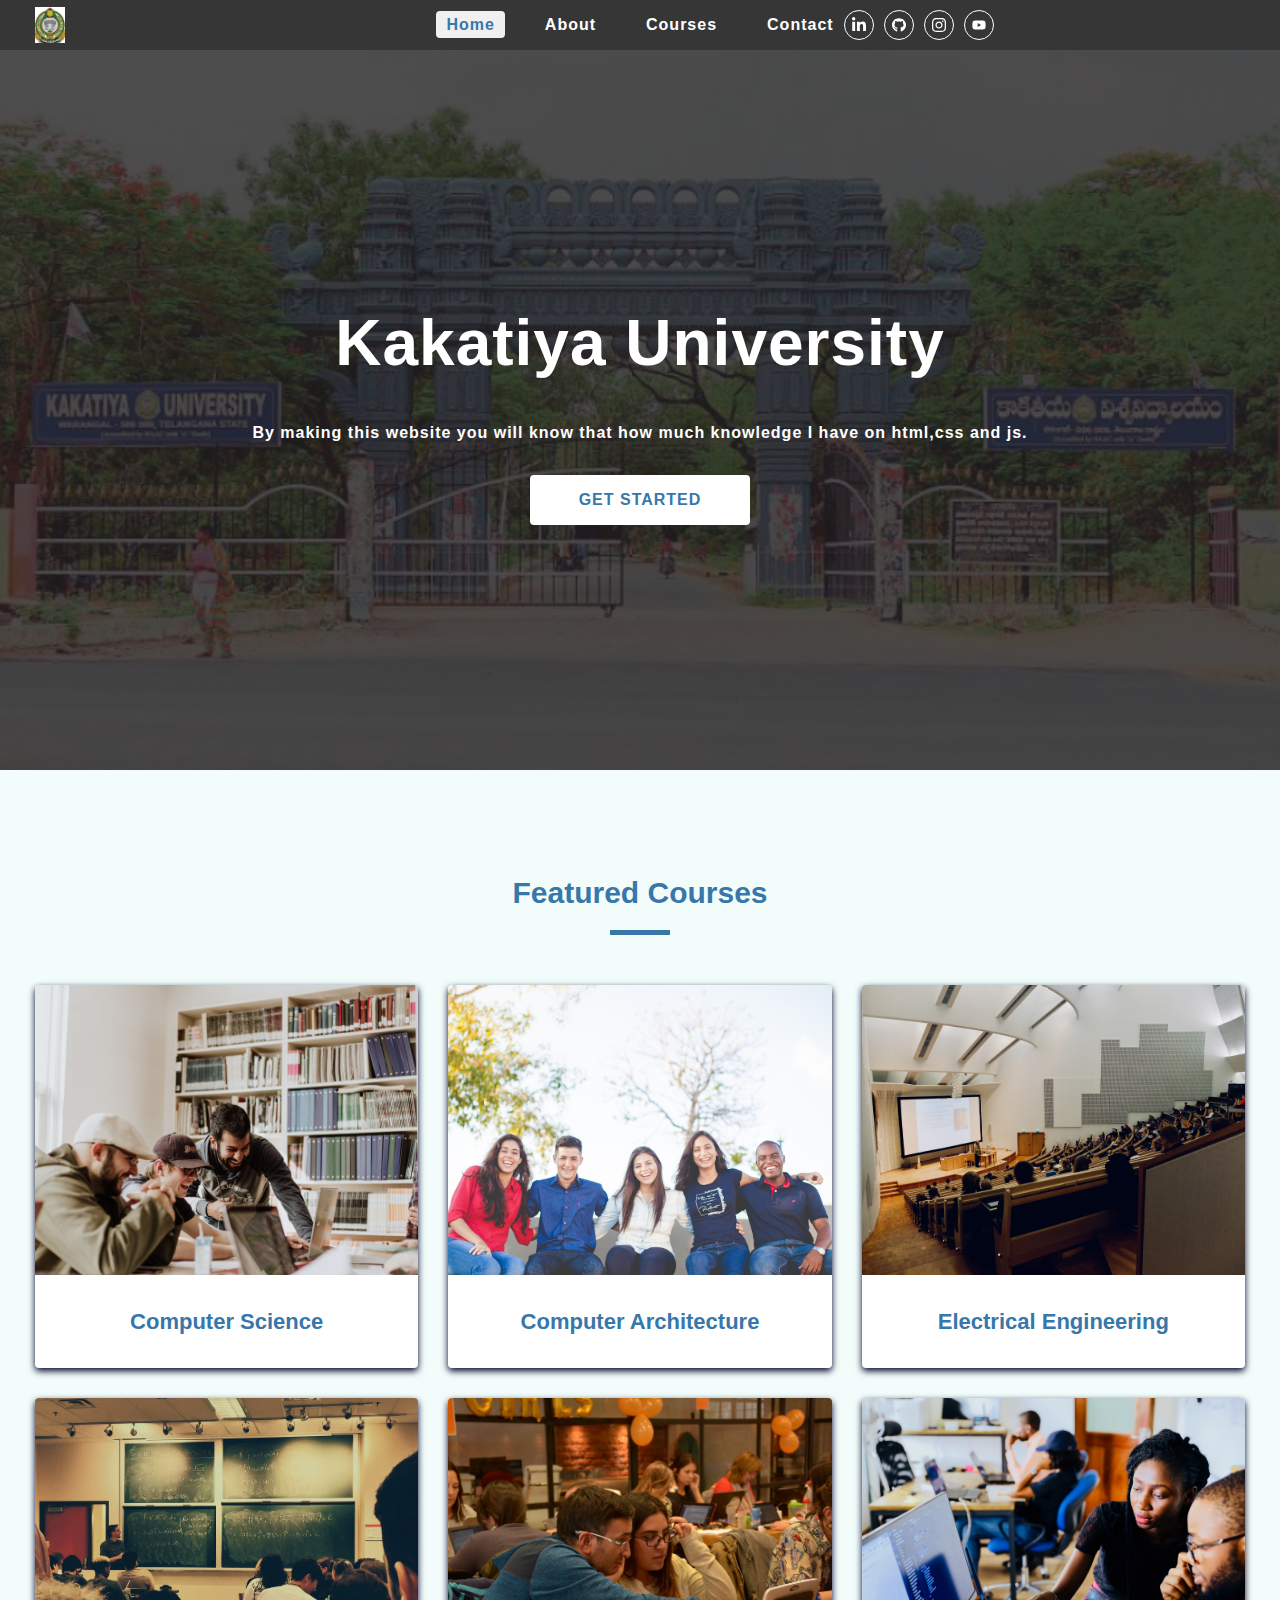
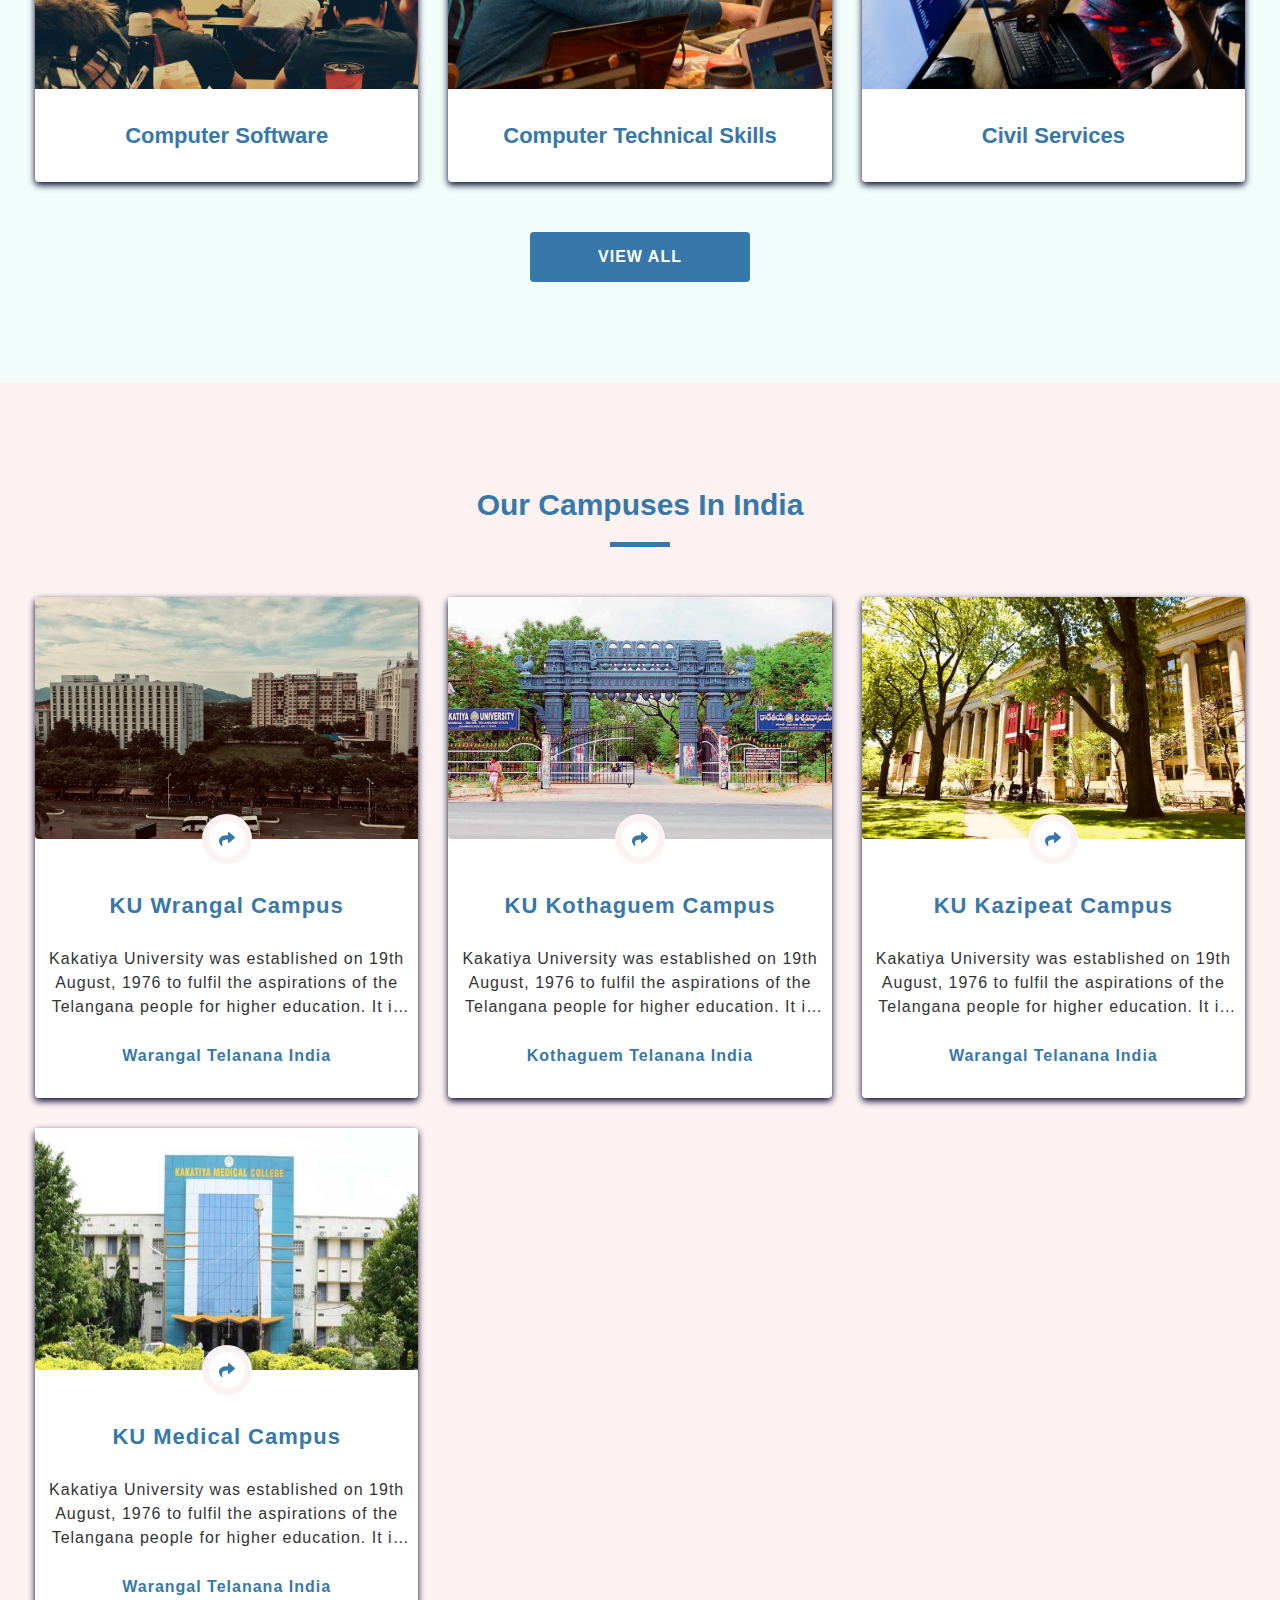
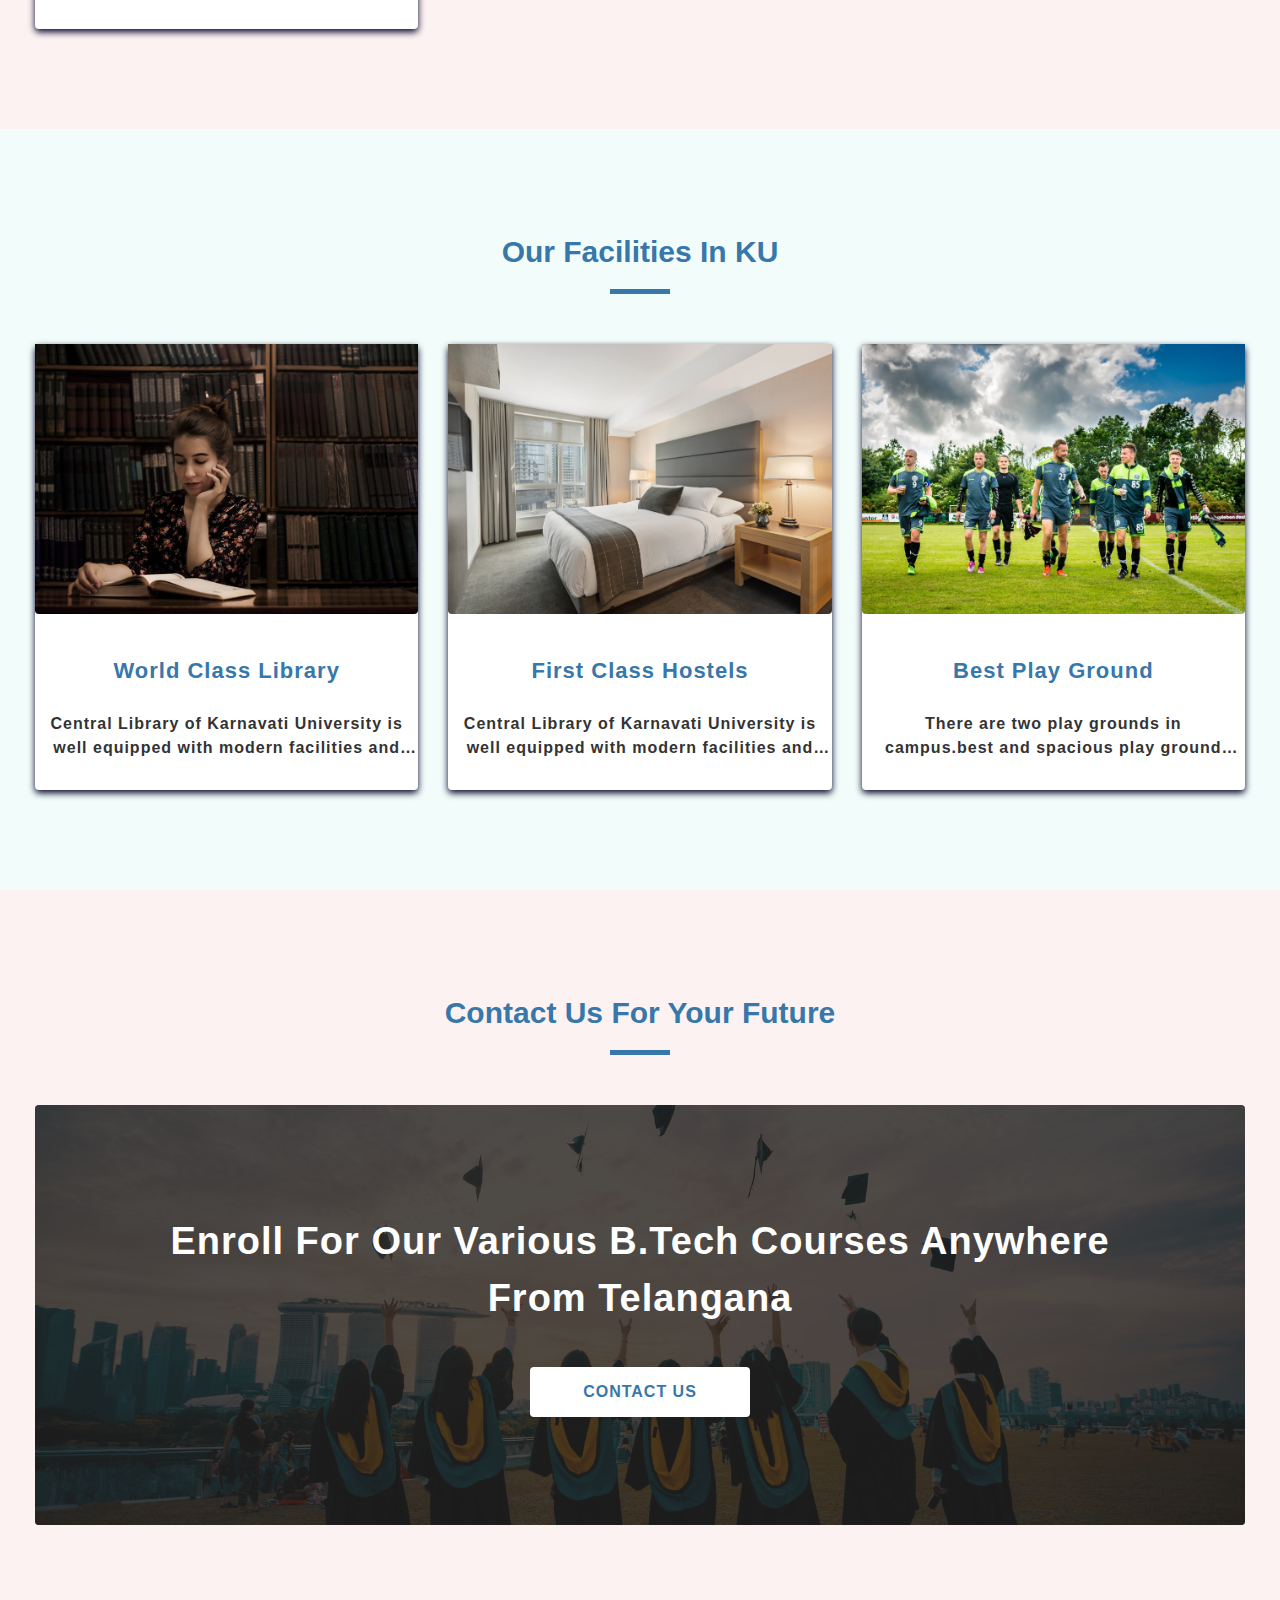
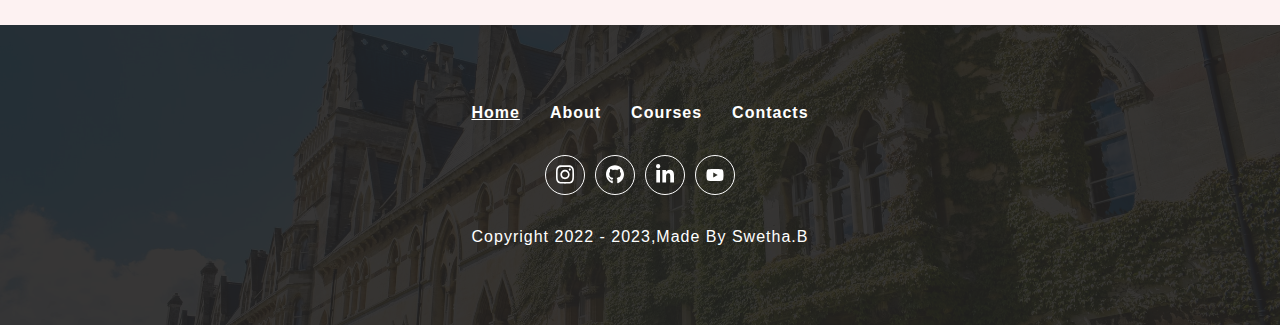
<file: Swetha-ku/index.html>
<!DOCTYPE html>
<html lang="en">
<head>
  <meta charset="UTF-8">
  <meta http-equiv="X-UA-Compatible" content="IE=edge">
  <meta name="viewport" content="width=device-width, initial-scale=1.0">
  <title>Nagalaxmi || KU</title>
  <link 
  rel="shortcut icon" href="./icons/university.jpeg" type="image/x-icon"/>
  <link rel="stylesheet" href="./css/style.css"/>
  <link rel="stylesheet" href="./css/navbar.css">
  <link rel="stylesheet" href="./css/common.css"> 
  <link rel="stylesheet" href="./css/sidebar.css">
  <link rel="stylesheet" href="./css/footer.css">
  <link rel="stylesheet" href="./css/home.css">
</head>
<body>
  <!-- nav section start -->
  <nav class="nav-container">
    <div class="nav-center wrapper">
      <div class="logo-section">
        <a href="./index.html">
          <img src="./icons/university.jpeg" alt="University logo" class="logo">
        </a>
    </div>
       <div class="hamburger">
        <img src="./icons/bars.svg" alt="sidebar open button">
       </div>
       <div class="nav-links-main">
        <ul class="nav-links">
          <li><a href="./index.html" class="nav-link active">Home</a></li>
          <li><a href="./about.html" class="nav-link">About</a></li>
          <li><a href="./courses.html" class="nav-link">Courses</a></li>
          <li><a href="./contact.html" class="nav-link">Contact</a></li>
        </ul>
       </div>
       <div class="nav-social-links-main">
        <ul class="nav-social-links">
          <li class="nav-social-link">
            <a href="https://www.linkedin.com/in/naga-laxmi-5643b21a3" target="_blank"> 
              <img src="./icons/linkedin.svg" alt="linkedin">
            </a>
          </li>
          <li class="nav-social-link">
            <a href="https://github.com/PotlapallyNagalaxmi" target="_blank"> 
              <img src="./icons/github.svg" alt="github">
            </a>
          </li>
          <li class="nav-social-link">
            <a href="https://instagram.com/nagalaxmi_29?igshid=ZDdkNTZiNTM=" target="_blank"> 
              <img src="./icons/instagram.svg" alt="instagram">
            </a>
          </li>
          <li class="nav-social-link">
            <a href="#" target="_blank"> 
              <img src="./icons/youtube.svg" alt="youtube">
            </a>
          </li>
        </ul>
       </div>
       </div>
  </nav>
  <!-- nav section end -->
  
  <!-- sidebar section start -->
  <aside class="sidebar-container ">
    <div class="side-center wrapper">
      <div class="side-header paddingTopMobile-fifty">
        <div class="logo-section">
          <a href="./"><img src="./icons/university.svg" alt="sidebar logo"></a>
        </div>
        <div class="close-button">
          <img src="./icons/close.svg" alt="sidebar close button">
        </div>
      </div>
      <div class="sidebar-content paddingTopMobile-fifty">
        <div class="sidebar-links-main">
          <ul class="sidebar-links">
            <li><a href="./index.html" class="nav-link active">Home</a></li>
            <li><a href="./about.html" class="nav-link">About</a></li>
            <li><a href="./courses.html" class="nav-link">Courses</a></li>
            <li><a href="./contact.html" class="nav-link">Contact</a></li>
          </ul>
        </div>
      </div>
    </div>
  </aside>
<!-- sidebar section end -->

<!-- hero section start -->
<div class="home-page page-hero-container">
  <div class="page-hero">
    <div class="hero-img-component">
      <div class="img-container">
        <img src="./assets/university-banner.jpeg" alt="university banner image">
      </div>
    </div>
    <div class="hero-box">
      <div class="hero-content text-center wrapper paddingButtomMobile-thirty paddingTopMobile-thirty text-container">
        <h1 class="heading">Kakatiya University</h1>
        <p class="desc">By making this website you will know that how much knowledge I have on html,css and js. </p>
        <div class="button-container">
          <a href="./contact.html" class="home-button button-primary-light">get started</a>
        </div>
      </div>
    </div>
  </div>
</div>
<!-- hero section end -->

<!-- featured courses start -->
<div class="featured-courses-container light-blue-background">
  <div class="featured-courses-center wrapper">
    <div class="section-title paddingTopDesktop-hundred paddingTopMobile-fifty">
      <h3 class="title">featured courses</h3>
      <div class="underline"></div>
    </div>
    <section class="featured-courses paddingTopDesktop-fifty paddingButtomDesktop-fifty
    paddingTopMobile-fifty  paddingButtomMobile-fifty  three-column-layout " >
      <!-- single course start -->
      <article class="single-course">
        <div class="img-container">
          <img src="./assets/course-1.jpeg" alt="course one">
        </div>
        <div class="course-title">
          <p>Computer Science</p>
        </div>
      </article>
      <!-- single course end -->
      <!-- single course start -->
      <article class="single-course">
        <div class="img-container">
          <img src="./assets/course-2.jpeg" alt="course two">
        </div>
        <div class="course-title">
          <p>Computer Architecture</p>
        </div>
      </article>
      <!-- single course end -->
      <!-- single course start -->
      <article class="single-course">
        <div class="img-container">
          <img src="./assets/course-3.jpeg" alt="course three">
        </div>
        <div class="course-title">
          <p>Electrical Engineering</p>
        </div>
      </article>
      <!-- single course end -->
      <!-- single course start -->
      <article class="single-course">
        <div class="img-container">
          <img src="./assets/course-4.jpeg" alt="course four">
        </div>
        <div class="course-title">
          <p>Computer Software</p>
        </div>
      </article>
      <!-- single course end -->
      <!-- single course start -->
      <article class="single-course">
        <div class="img-container">
          <img src="./assets/course-5.jpeg" alt="course five">
        </div>
        <div class="course-title">
          <p>Computer Technical Skills</p>
        </div>
      </article>
      <!-- single course end -->
      <!-- single course start -->
      <article class="single-course">
        <div class="img-container">
          <img src="./assets/course-6.jpeg" alt="course six">
        </div>
        <div class="course-title">
          <p>Civil Services</p>
        </div>
      </article>
      <!-- single course end -->
    </section>
    <div class="paddingButtomMobile-fifty paddingButtomDesktop-hundred text-center">
      <a href="./courses.html" class="button-primary-dark">view all</a>
    </div>
  </div>
</div>
<!-- featured courses end -->

<!-- our campus start -->
<div class="our-campuses-container light-pink-background">
  <div class="our-campuses-center wrapper">
    <div class="section-title paddingTopDesktop-hundred paddingTopMobile-fifty">
    <h3 class="title">our campuses in india</h3>
    <div class="underline"></div>
  </div>
  <section class="our-campuses paddingTopDesktop-fifty paddingButtomDesktop-hundred paddingTopMobile-fifty paddingButtomMobile-fifty three-column-layout">
    <!-- single campus start -->
    <article class="each-campus">
      <div class="img-container">
        <img src="./assets/campus-1.jpeg" alt="campus-1"/>
        <a href="#" class="share-icon-campus">
          <img src="./icons/share.svg" alt="share icon"/>
        </a>
      </div>
      <div class="campus-info text-center">
        <h2 class="campus-title">KU Wrangal campus</h2>
        <p class="desc">Kakatiya University was established on 19th August, 1976 to fulfil the aspirations of the Telangana people for higher education. It  is located in the historical city, Warangal, the  erstwhile seat of the Kakatiya rulers.</p>
        <h4 class="address">warangal telanana india</h4>
      </div>
    </article>
    <!-- single campus end -->
     <!-- single campus start -->
     <article class="each-campus">
      <div class="img-container">
        <img src="./assets/university-banner.jpeg" alt="campus-1"/>
        <a href="#" class="share-icon-campus">
          <img src="./icons/share.svg" alt="share icon"/>
        </a>
      </div>
      <div class="campus-info text-center">
        <h2 class="campus-title">KU Kothaguem campus</h2>
        <p class="desc">Kakatiya University was established on 19th August, 1976 to fulfil the aspirations of the Telangana people for higher education. It  is located in the historical city, Warangal, the  erstwhile seat of the Kakatiya rulers.</p>
        <h4 class="address">Kothaguem telanana india</h4>
      </div>
    </article>
    <!-- single campus end -->
     <!-- single campus start -->
     <article class="each-campus">
      <div class="img-container">
        <img src="./assets/campus-3.jpeg" alt="campus-1"/>
        <a href="#" class="share-icon-campus">
          <img src="./icons/share.svg" alt="share icon"/>
        </a>
      </div>
      <div class="campus-info text-center">
        <h2 class="campus-title">KU kazipeat campus</h2>
        <p class="desc">Kakatiya University was established on 19th August, 1976 to fulfil the aspirations of the Telangana people for higher education. It  is located in the historical city, Warangal, the  erstwhile seat of the Kakatiya rulers.</p>
        <h4 class="address">warangal telanana india</h4>
      </div>
    </article>
    <!-- single campus end -->
     <!-- single campus start -->
     <article class="each-campus">
      <div class="img-container">
        <img src="./assets/campus-4.jpeg" alt="campus-1"/>
        <a href="#" class="share-icon-campus">
          <img src="./icons/share.svg" alt="share icon"/>
        </a>
      </div>
      <div class="campus-info text-center">
        <h2 class="campus-title">KU Medical campus</h2>
        <p class="desc">Kakatiya University was established on 19th August, 1976 to fulfil the aspirations of the Telangana people for higher education. It  is located in the historical city, Warangal, the  erstwhile seat of the Kakatiya rulers.</p>
        <h4 class="address">warangal telanana india</h4>
      </div>
    </article>
    <!-- single campus end -->
  </section>
  </div>
</div>
<!-- our campus end -->

<!-- facility section start -->
<div class="our-facilities-container light-blue-background">
  <div class="our-facilities-center wrapper">
    <div class="section-title paddingTopDesktop-hundred paddingTopMobile-fifty">
      <h3 class="title">our facilities in KU</h3>
      <div class="underline"></div>
    </div>
    <section class="our-facilities paddingTopDesktop-fifty paddingButtomDesktop-hundred paddingTopMobile-fifty paddingButtomMobile-fifty three-column-layout">
      <!-- single facility start -->
      <article class="each-facility">
        <div class="img-container">
          <img src="./assets/facility-1.jpeg" alt="facility-1">
        </div>
        <div class="facility-info paddingTopMobile-thirty paddingButtomMobile-thirty paddingTopDesktop-fourty paddingButtomDesktop-thirty text-center">
          <h3 class="facility-title">world class library</h3>
          <p class="facility-desc">Central Library of Karnavati University is well equipped with modern facilities and resources in the form of Books, Journals, CD Rom, and Online Databases</p>
        </div>
      </article>
      <!-- single facility end -->
      <!-- single facility start -->
      <article class="each-facility">
        <div class="img-container">
          <img src="./assets/facility-2.jpeg" alt="facility-2">
        </div>
        <div class="facility-info paddingTopMobile-thirty paddingButtomMobile-thirty paddingTopDesktop-fourty paddingButtomDesktop-thirty text-center">
          <h3 class="facility-title">first class hostels</h3>
          <p class="facility-desc">Central Library of Karnavati University is well equipped with modern facilities and resources in the form of Books, Journals, CD Rom, and Online Databases</p>
        </div>
      </article>
      <!-- single facility end -->
      <!-- single facility start -->
      <article class="each-facility">
        <div class="img-container">
          <img src="./assets/facility-3.jpeg" alt="facility-3">
        </div>
        <div class="facility-info paddingTopMobile-thirty paddingButtomMobile-thirty paddingTopDesktop-fourty paddingButtomDesktop-thirty text-center">
          <h3 class="facility-title">best play ground</h3>
          <p class="facility-desc">There are two play grounds in campus.best and spacious play ground .There is a department of Physical Education too.</p>
        </div>
      </article>
      <!-- single facility end -->
    </section>
  </div>
</div>
<!-- facility section end -->

<!-- contact promotion section start -->
<div class="contact-promotion-container light-pink-background">
  <div class="contact-promotion-center wrapper">
    <div class="section-title paddingTopDesktop-hundred paddingTopMobile-fifty">
      <h3 class="title">contact us for your future</h3>
      <div class="underline">

      </div>
    </div>
    <section class="contact-promotion paddingTopDesktop-fifty  paddingButtomDesktop-hundred paddingTopMobile-fifty      paddingButtomMobile-fifty">
      <div class="contact-promo-img">
        <img src="./assets/contact-promotion.jpeg" alt="contact us promotion image">
        <div class="contact-info-container text-center text-container">
          <h2 class="contact-heading">enroll for our various b.tech courses anywhere from telangana</h2>
          <div class="button-primary-light">Contact us</div>
        </div>
      </div>
    </section>
  </div>
</div>
<!-- contact promotion section end -->

<!-- footer section start -->
<footer class="footer-container">
  <div class="footer-center wrapper">
    <div class="footer-links-main">
      <ul class="footer-links">
        <li><a href="./index.html" class="footer-link active">Home</a></li>
        <li><a href="./about.html" class="footer-link">About</a></li>
        <li><a href="./courses.html" class="footer-link">Courses</a></li>
        <li><a href="./contact.html" class="footer-link">Contacts</a></li>
      </ul>
    </div>
    <div class="social-links-main">
      <ul class="social-links">
        <li class="social-link"><a href="https://instagram.com/nagalaxmi_29?igshid=ZDdkNTZiNTM=" target="_blank"><img src="./icons/instagram.svg" alt="instagram"></a></li>
        <li class="social-link"><a href="https://github.com/PotlapallyNagalaxmi" target="_blank"><img src="./icons/github.svg" alt="github"></a></li>
        <li class="social-link"><a href="https://www.linkedin.com/in/naga-laxmi-5643b21a3" target="_blank"><img src="./icons/linkedin.svg" alt="linkedin"></a></li>
        <li class="social-link"><a href="#" target="_blank"><img src="./icons/youtube.svg" alt="youtube"></a></li>
      </ul>
    </div>
    <div class="footer-copy-right">
      <p>copyright 2022 - <span class="copyright-date">2023</span>,made by Swetha.b</p>
    </div>
  </div>
</footer>
<!-- footer section end -->

<!--script -->
<script src="./js/app.js"></script>
</body>

</html>
</file>
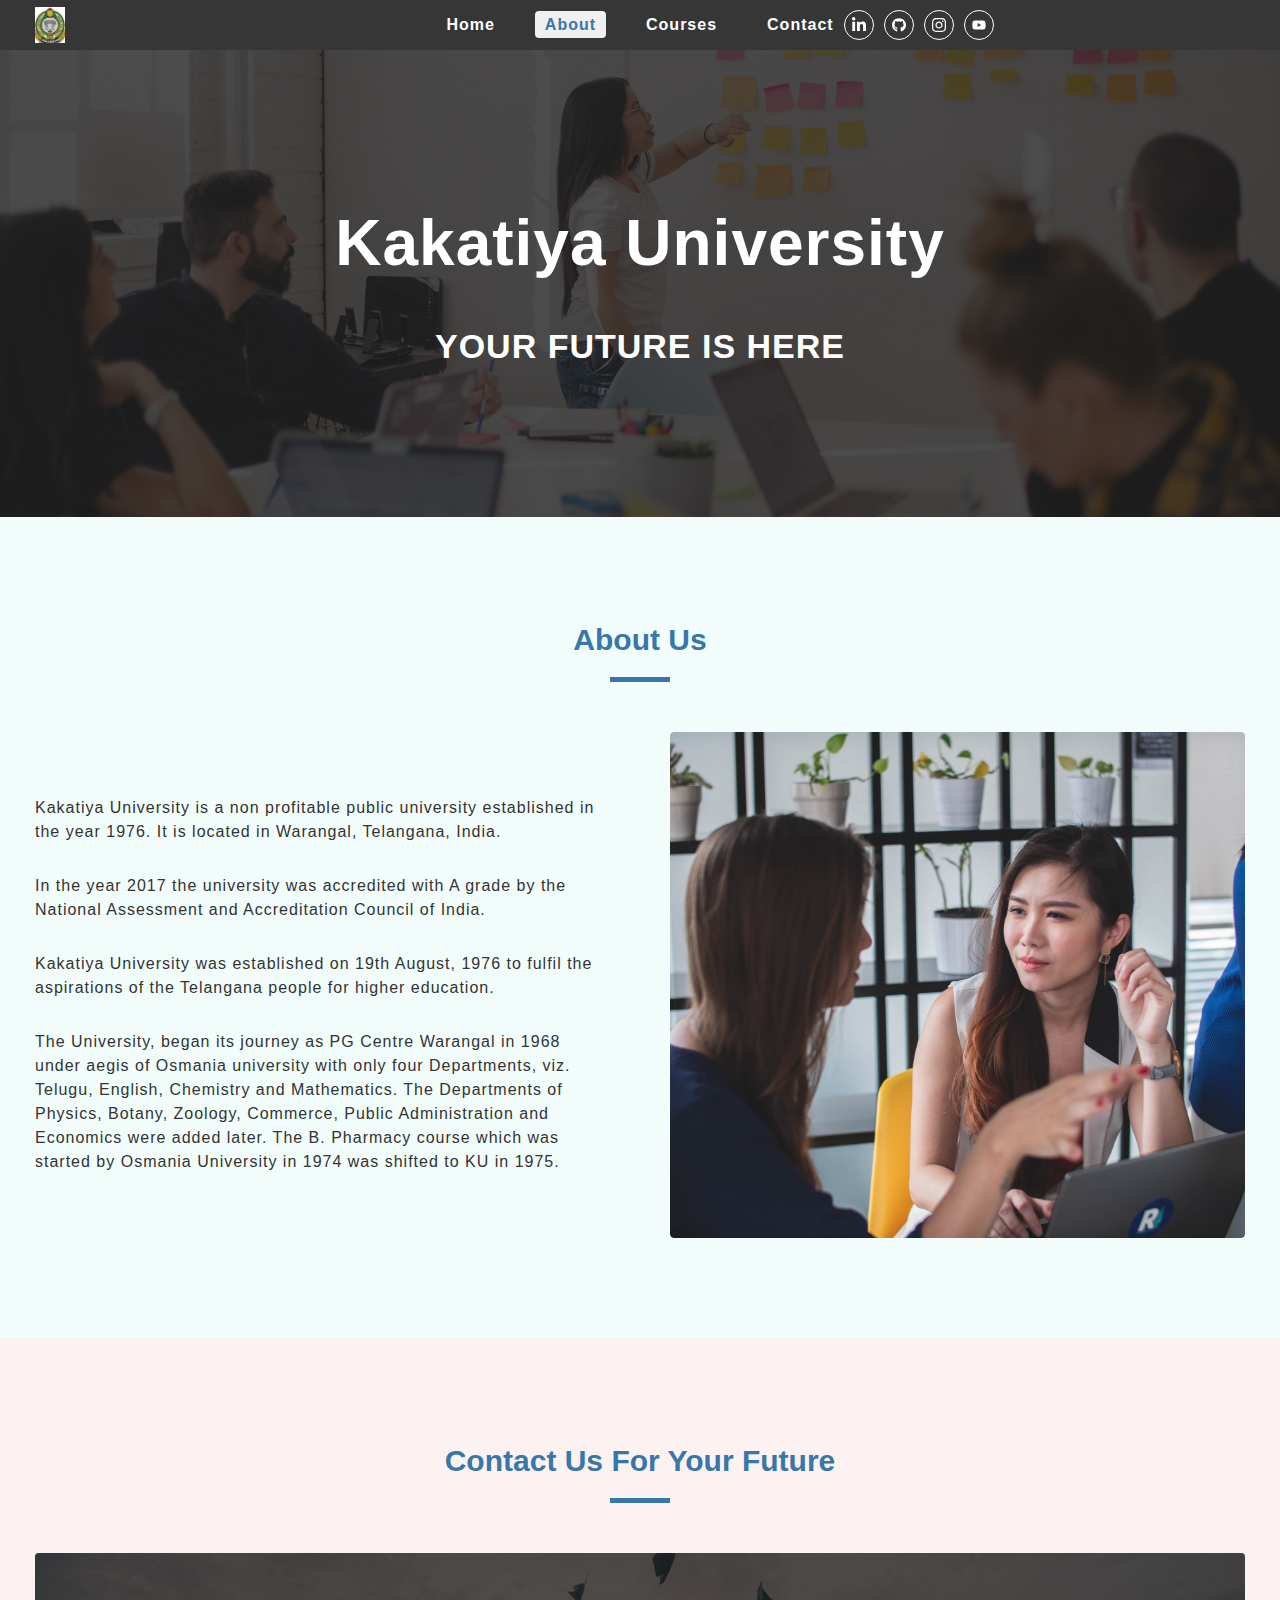
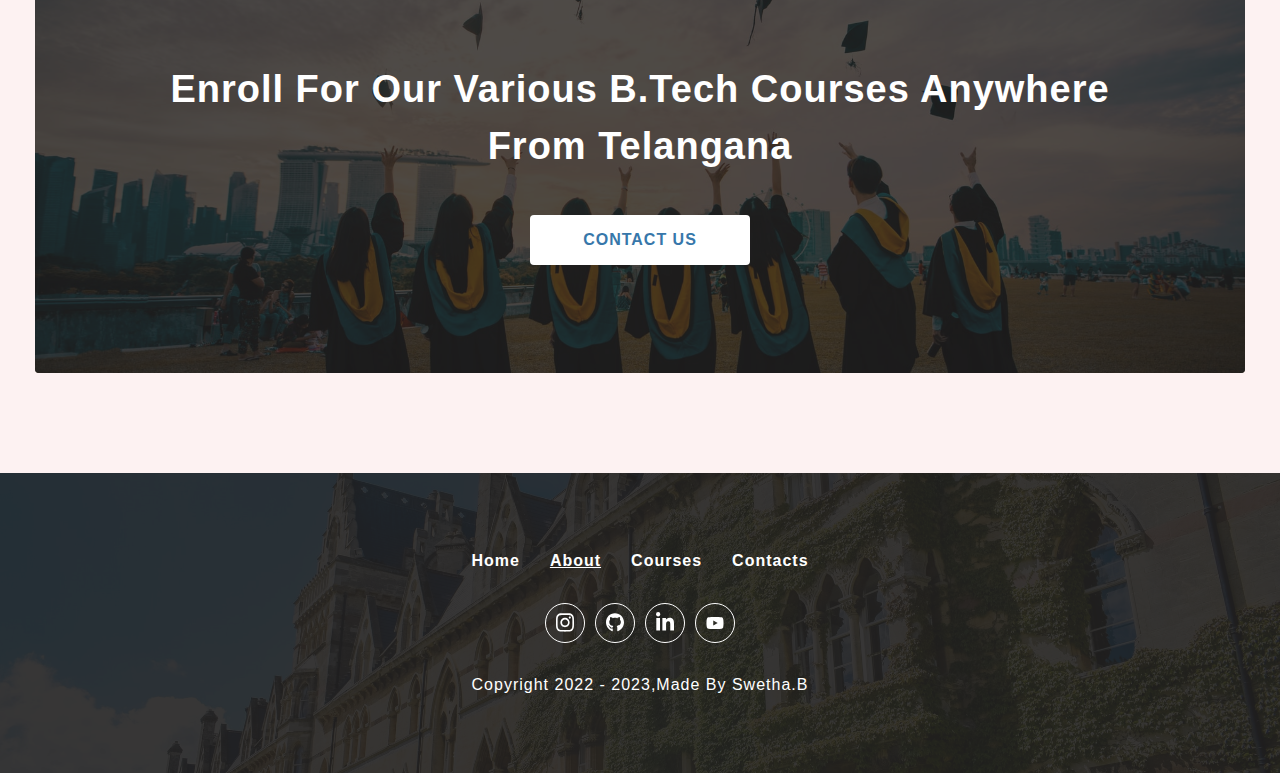
<file: Swetha-ku/about.html>
<!DOCTYPE html>
<html lang="en">
<head>
  <meta charset="UTF-8">
  <meta http-equiv="X-UA-Compatible" content="IE=edge">
  <meta name="viewport" content="width=device-width, initial-scale=1.0">
  <title>Nagalaxmi || KU</title>
  <link 
  rel="shortcut icon" href="./icons/university.jpeg" type="image/x-icon"/>
  <link rel="stylesheet" href="./css/style.css"/>
  <link rel="stylesheet" href="./css/navbar.css">
  <link rel="stylesheet" href="./css/common.css"> 
  <link rel="stylesheet" href="./css/sidebar.css">
  <link rel="stylesheet" href="./css/footer.css">
  <link rel="stylesheet" href="./css/singlefeatured.css">
</head>
<body>
  <!-- nav section start -->
  <nav class="nav-container">
    <div class="nav-center wrapper">
      <div class="logo-section">
        <a href="./index.html">
          <img src="./icons/university.jpeg" alt="University logo" class="logo">
        </a>
    </div>
       <div class="hamburger">
        <img src="./icons/bars.svg" alt="sidebar open button">
       </div>
       <div class="nav-links-main">
        <ul class="nav-links">
          <li><a href="./index.html" class="nav-link">Home</a></li>
          <li><a href="./about.html" class="nav-link active">About</a></li>
          <li><a href="./courses.html" class="nav-link">Courses</a></li>
          <li><a href="./contact.html" class="nav-link">Contact</a></li>
        </ul>
       </div>
       <div class="nav-social-links-main">
        <ul class="nav-social-links">
          <li class="nav-social-link">
            <a href="https://www.linkedin.com/in/naga-laxmi-5643b21a3" target="_blank"> 
              <img src="./icons/linkedin.svg" alt="linkedin">
            </a>
          </li>
          <li class="nav-social-link">
            <a href="https://github.com/PotlapallyNagalaxmi" target="_blank"> 
              <img src="./icons/github.svg" alt="github">
            </a>
          </li>
          <li class="nav-social-link">
            <a href="https://instagram.com/nagalaxmi_29?igshid=ZDdkNTZiNTM=" target="_blank"> 
              <img src="./icons/instagram.svg" alt="instagram">
            </a>
          </li>
          <li class="nav-social-link">
            <a href="#"  target="_blank"> 
              <img src="./icons/youtube.svg" alt="youtube">
            </a>
          </li>
        </ul>
       </div>
       </div>
  </nav>
  <!-- nav section end -->
  
  <!-- sidebar section start -->
  <aside class="sidebar-container ">
    <div class="side-center wrapper">
      <div class="side-header paddingTopMobile-fifty">
        <div class="logo-section">
          <a href="./"><img src="./icons/university.svg" alt="sidebar logo"></a>
        </div>
        <div class="close-button">
          <img src="./icons/close.svg" alt="sidebar close button">
        </div>
      </div>
      <div class="sidebar-content paddingTopMobile-fifty">
        <div class="sidebar-links-main">
          <ul class="sidebar-links">
            <li><a href="./index.html" class="nav-link ">Home</a></li>
            <li><a href="./about.html" class="nav-link active">About</a></li>
            <li><a href="./courses.html" class="nav-link">Courses</a></li>
            <li><a href="./contact.html" class="nav-link">Contact</a></li>
          </ul>
        </div>
      </div>
    </div>
  </aside>
<!-- sidebar section end -->

<!-- hero section start -->
<div class="page-hero-container">
  <div class="page-hero">
    <div class="hero-img-component">
      <div class="img-container">
        <img src="./assets/about-banner.jpeg" alt="About page banner iage">
      </div>
    </div>
    <div class="hero-box paddingButtomMobile-thirty paddingTopMobile-thirty">
      <div class="hero-content text-center wrapper text-container"> 
        <h1 class="heading">Kakatiya University</h1>
        <div class="small-heading">your future is here</div>
      </div>
    </div>
  </div>
</div>
<!-- hero section end -->

<!-- single featured container start -->
<div class="single-featured-container light-blue-background reverse-content">
  <div class="single-featured-center wrapper"> 
    <div class="section-title paddingTopDesktop-hundred paddingTopMobile-fifty">
      <h3 class="title">about us</h3>
      <div class="underline"></div>
    </div>
    <div class="single-featured paddingTopDesktop-fifty paddingButtomDesktop-hundred paddingTopMobile-fifty paddingButtomMobile-fifty">
      <div class="image-component single-featured-image paddingButtomMobile-fifty">
        <img src="./assets/about-section.jpeg" alt="about section image"  />
      </div>
      <div class="single-featured-text-component">
        <div class="featured-center">
          <div class="about-info">
            <p>Kakatiya University is a non profitable public university established in the year 1976. It is located in Warangal, Telangana, India.</p>
            <p>In the year 2017 the university was accredited with A grade by the National Assessment and Accreditation Council of India.</p>
            <p>Kakatiya University was established on 19th August, 1976 to fulfil the aspirations of the Telangana people for higher education.</p>
            <p>The University,   began its journey as PG Centre Warangal in 1968 under aegis of Osmania university with only four Departments, viz. Telugu, English, Chemistry and Mathematics.  The  Departments of Physics, Botany, Zoology, Commerce, Public Administration and Economics  were added later. The B. Pharmacy course which was started by Osmania University in 1974 was shifted to KU in 1975.</p>
          </div>
        </div>
      </div>
    </div>
  </div>
</div>
<!-- single featured container start -->

<!-- contact promotion section start -->
<div class="contact-promotion-container light-pink-background">
  <div class="contact-promotion-center wrapper">
    <div class="section-title paddingTopDesktop-hundred paddingTopMobile-fifty">
      <h3 class="title">contact us for your future</h3>
      <div class="underline">

      </div>
    </div>
    <section class="contact-promotion paddingTopDesktop-fifty  paddingButtomDesktop-hundred paddingTopMobile-fifty      paddingButtomMobile-fifty">
      <div class="contact-promo-img">
        <img src="./assets/contact-promotion.jpeg" alt="contact us promotion image">
        <div class="contact-info-container text-center text-container">
          <h2 class="contact-heading">enroll for our various b.tech courses anywhere from telangana</h2>
          <div class="button-primary-light">Contact us</div>
        </div>
      </div>
    </section>
  </div>
</div>
<!-- contact promotion section end -->

<!-- footer section start -->
<footer class="footer-container">
  <div class="footer-center wrapper">
    <div class="footer-links-main">
      <ul class="footer-links">
        <li><a href="./index.html" class="footer-link ">Home</a></li>
        <li><a href="./about.html" class="footer-link active">About</a></li>
        <li><a href="./courses.html" class="footer-link">Courses</a></li>
        <li><a href="./contact.html" class="footer-link">Contacts</a></li>
      </ul>
    </div>
    <div class="social-links-main">
      <ul class="social-links">
        <li class="social-link"><a href="https://instagram.com/nagalaxmi_29?igshid=ZDdkNTZiNTM=" target="_blank"><img src="./icons/instagram.svg" alt="instagram"></a></li>
        <li class="social-link"><a href="https://github.com/PotlapallyNagalaxmi" target="_blank"><img src="./icons/github.svg" alt="github"></a></li>
        <li class="social-link"><a href="https://www.linkedin.com/in/naga-laxmi-5643b21a3" target="_blank"><img src="./icons/linkedin.svg" alt="linkedin"></a></li>
        <li class="social-link"><a href="#"><img src="./icons/youtube.svg" alt="youtube"></a></li>
      </ul>
    </div>
    <div class="footer-copy-right">
      <p>copyright 2022 - <span class="copyright-date">2023</span>,made by Swetha.b</p>
    </div>
  </div>
</footer>
<!-- footer section end -->

<!--script -->
<script src="./js/app.js"></script>
</body>
</html>
</file>
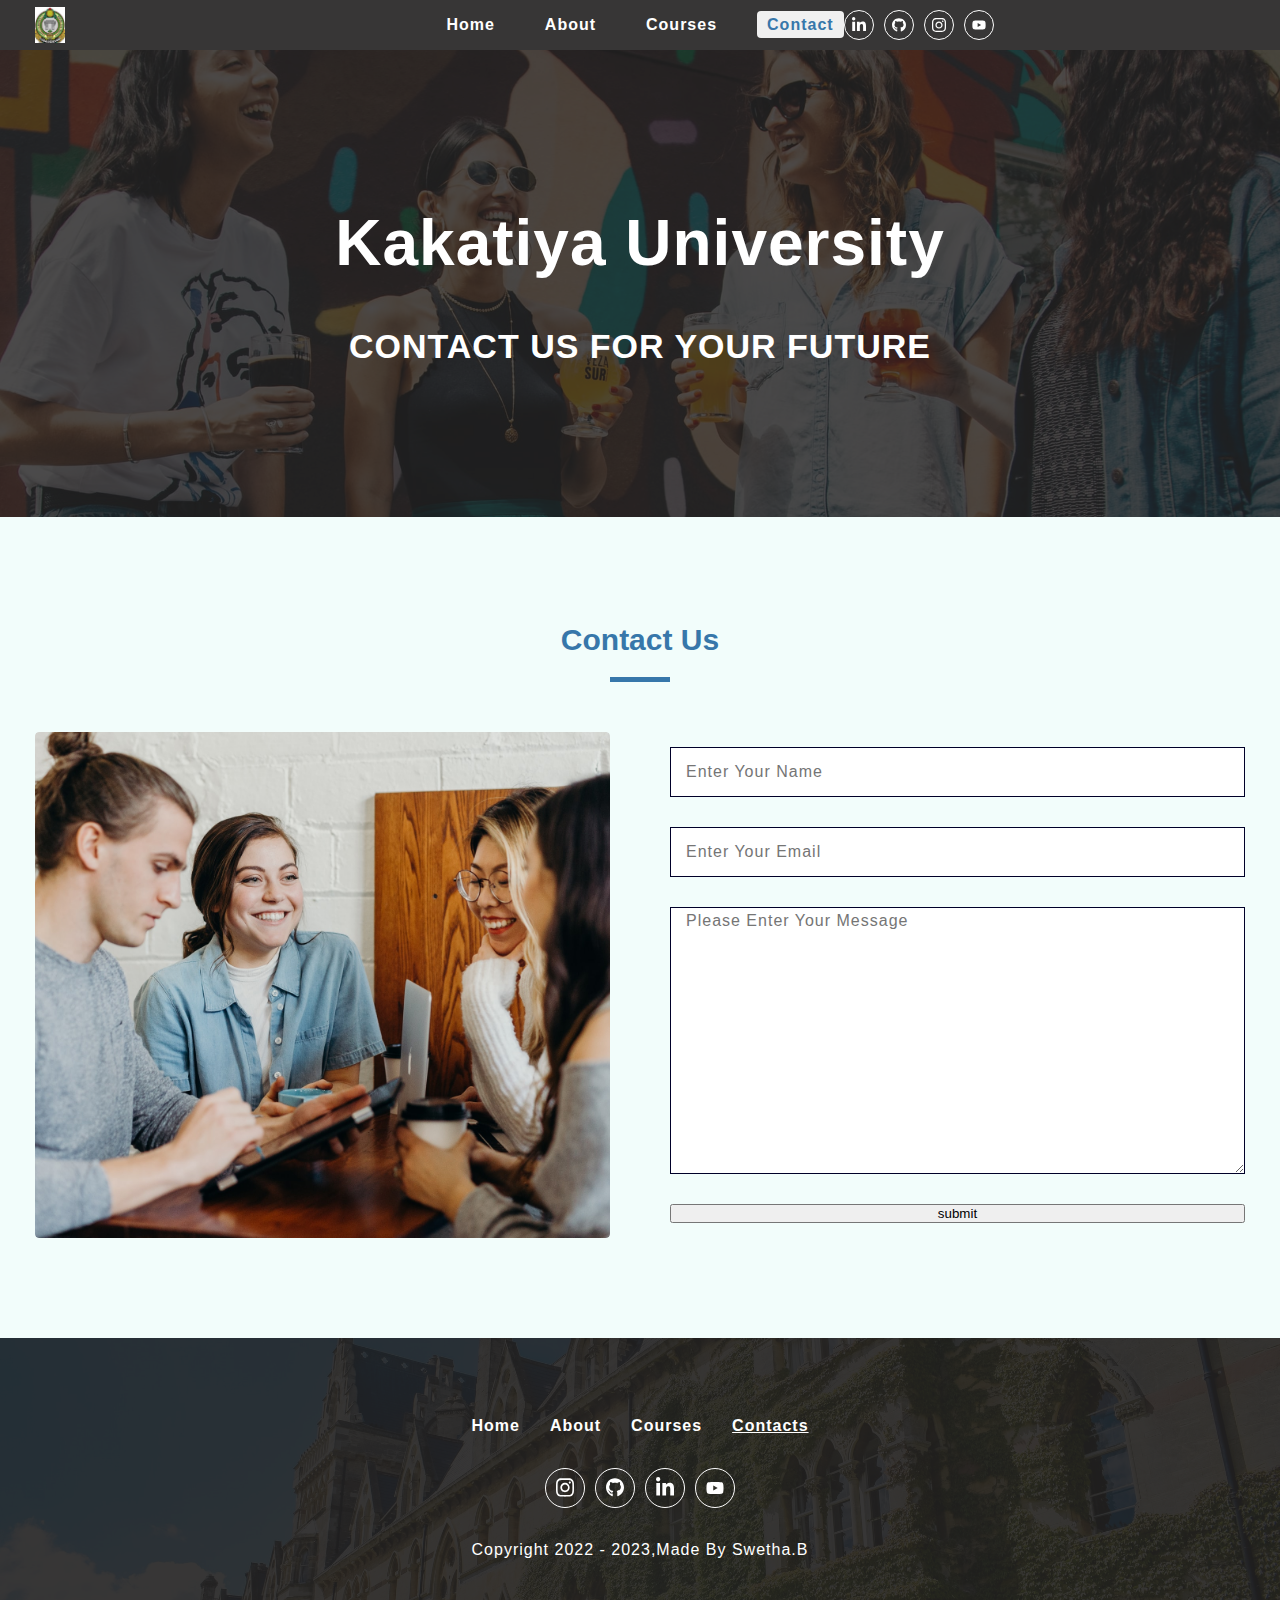
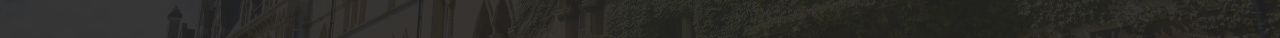
<file: Swetha-ku/contact.html>
<!DOCTYPE html>
<html lang="en">
<head>
  <meta charset="UTF-8">
  <meta http-equiv="X-UA-Compatible" content="IE=edge">
  <meta name="viewport" content="width=device-width, initial-scale=1.0">
  <title>Nagalaxmi || KU</title>
  <link 
  rel="shortcut icon" href="./icons/university.jpeg" type="image/x-icon"/>
  <link rel="stylesheet" href="./css/style.css"/>
  <link rel="stylesheet" href="./css/navbar.css">
  <link rel="stylesheet" href="./css/common.css"> 
  <link rel="stylesheet" href="./css/sidebar.css">
  <link rel="stylesheet" href="./css/footer.css">
  <link rel="stylesheet" href="./css/singlefeatured.css">
</head>
<body>
  <!-- nav section start -->
  <nav class="nav-container">
    <div class="nav-center wrapper">
      <div class="logo-section">
        <a href="./index.html">
          <img src="./icons/university.jpeg" alt="University logo" class="logo">
        </a>
    </div>
       <div class="hamburger">
        <img src="./icons/bars.svg" alt="sidebar open button">
       </div>
       <div class="nav-links-main">
        <ul class="nav-links">
          <li><a href="./index.html" class="nav-link">Home</a></li>
          <li><a href="./about.html" class="nav-link ">About</a></li>
          <li><a href="./courses.html" class="nav-link">Courses</a></li>
          <li><a href="./contact.html" class="nav-link active">Contact</a></li>
        </ul>
       </div>
       <div class="nav-social-links-main">
        <ul class="nav-social-links">
          <li class="nav-social-link">
            <a href="https://www.linkedin.com/in/naga-laxmi-5643b21a3" target="_blank"> 
              <img src="./icons/linkedin.svg" alt="linkedin">
            </a>
          </li>
          <li class="nav-social-link">
            <a href="https://github.com/PotlapallyNagalaxmi" target="_blank"> 
              <img src="./icons/github.svg" alt="github">
            </a>
          </li>
          <li class="nav-social-link">
            <a href="https://instagram.com/nagalaxmi_29?igshid=ZDdkNTZiNTM=" target="_blank"> 
              <img src="./icons/instagram.svg" alt="instagram">
            </a>
          </li>
          <li class="nav-social-link">
            <a href="#" target="_blank"> 
              <img src="./icons/youtube.svg" alt="youtube">
            </a>
          </li>
        </ul>
       </div>
       </div>
  </nav>
  <!-- nav section end -->
  
  <!-- sidebar section start -->
  <aside class="sidebar-container ">
    <div class="side-center wrapper">
      <div class="side-header paddingTopMobile-fifty">
        <div class="logo-section">
          <a href="./"><img src="./icons/university.svg" alt="sidebar logo"></a>
        </div>
        <div class="close-button">
          <img src="./icons/close.svg" alt="sidebar close button">
        </div>
      </div>
      <div class="sidebar-content paddingTopMobile-fifty">
        <div class="sidebar-links-main">
          <ul class="sidebar-links">
            <li><a href="./index.html" class="nav-link ">Home</a></li>
            <li><a href="./about.html" class="nav-link ">About</a></li>
            <li><a href="./courses.html" class="nav-link ">Courses</a></li>
            <li><a href="./contact.html" class="nav-link active">Contact</a></li>
          </ul>
        </div>
      </div>
    </div>
  </aside>
<!-- sidebar section end -->

<!-- hero section start -->
<div class="page-hero-container">
  <div class="page-hero">
    <div class="hero-img-component">
      <div class="img-container">
        <img src="./assets/contact-banner.jpeg" alt="About page banner iage">
      </div>
    </div>
    <div class="hero-box paddingButtomMobile-thirty paddingTopMobile-thirty">
      <div class="hero-content text-center wrapper text-container"> 
        <h1 class="heading">Kakatiya University</h1>
        <div class="small-heading">Contact us for your future</div>
      </div>
    </div>
  </div>
</div>
<!-- hero section end -->

<!-- single featured component start -->
<div class="single-featured-container light-blue-background">
  <div class="single-featured-center wrapper">
    <div class="section-title paddingTopDesktop-hundred paddingTopMobile-fifty">
      <h3 class="title">contact us</h3>
      <div class="underline"></div>
    </div>
    <div class="single-featured paddingTopDesktop-fifty paddingButtomDesktop-hundred paddingTopMobile-fifty paddingButtomMobile-fifty">
      <div class="image-component single-featured-image paddingButtomMobile-fifty">
        <img src="./assets/contact-section.jpeg" alt="contact section image" />
      </div>
      <div class="single-featured-text-component">
        <div class="featured-center">
          <div class="about-info">
              <form action="" class="contact-us-form">
                <input type="text" name="name" id="name" placeholder="enter your name" class="primary-input full-width-mobile full-width-desktop ">

                <input type="text" name="name" id="name" placeholder="enter your email" class="primary-input full-width-mobile full-width-desktop">

                <textarea name="message" id="message" cols="30" rows="10" class="primary-textarea full-width-mobile full-width-desktop" placeholder="please enter your message"></textarea>
                <button class="button-primry-dark full-width-mobile"> submit</button>
              </form>
            
          </div>
        </div>
      </div>
    </div>
  </div>
</div>
<!-- single featured component end -->

<!-- footer section start -->
<footer class="footer-container">
  <div class="footer-center wrapper">
    <div class="footer-links-main">
      <ul class="footer-links">
        <li><a href="./index.html" class="footer-link ">Home</a></li>
        <li><a href="./about.html" class="footer-link ">About</a></li>
        <li><a href="./courses.html" class="footer-link ">Courses</a></li>
        <li><a href="./contact.html" class="footer-link active">Contacts</a></li>
      </ul>
    </div>
    <div class="social-links-main">
      <ul class="social-links">
        <li class="social-link"><a href="https://instagram.com/nagalaxmi_29?igshid=ZDdkNTZiNTM=" target="_blank"><img src="./icons/instagram.svg" alt="instagram"></a></li>
        <li class="social-link"><a href="https://github.com/PotlapallyNagalaxmi" target="_blank"><img src="./icons/github.svg" alt="github"></a></li>
        <li class="social-link"><a href="https://www.linkedin.com/in/naga-laxmi-5643b21a3" target="_blank"><img src="./icons/linkedin.svg" alt="linkedin"></a></li>
        <li class="social-link"><a href="#" target="_blank"><img src="./icons/youtube.svg" alt="youtube"></a></li>
      </ul>
    </div>
    <div class="footer-copy-right">
      <p>copyright 2022 - <span class="copyright-date">2023</span>,made by Swetha.b</p>
    </div>
  </div>
</footer>
<!-- footer section end -->

<!--script -->
<script src="./js/app.js"></script>
</body>
</html>
</file>
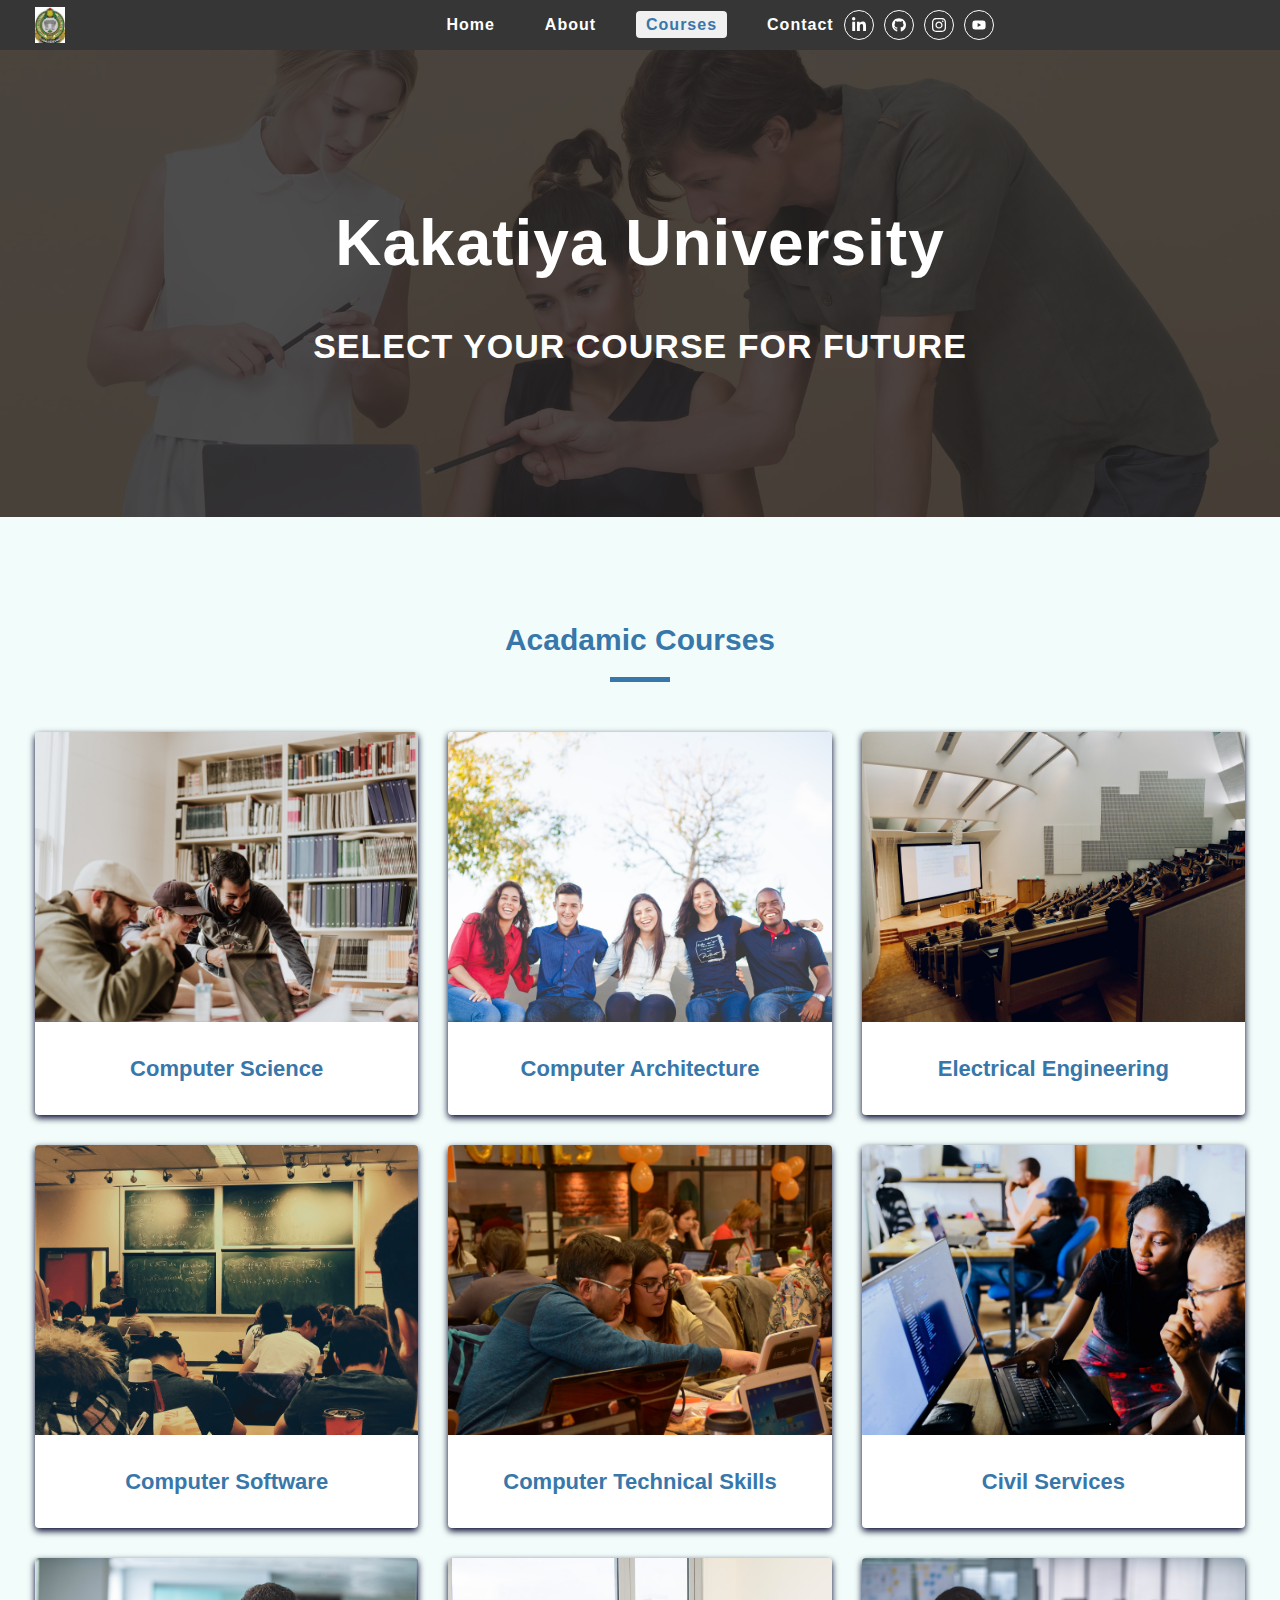
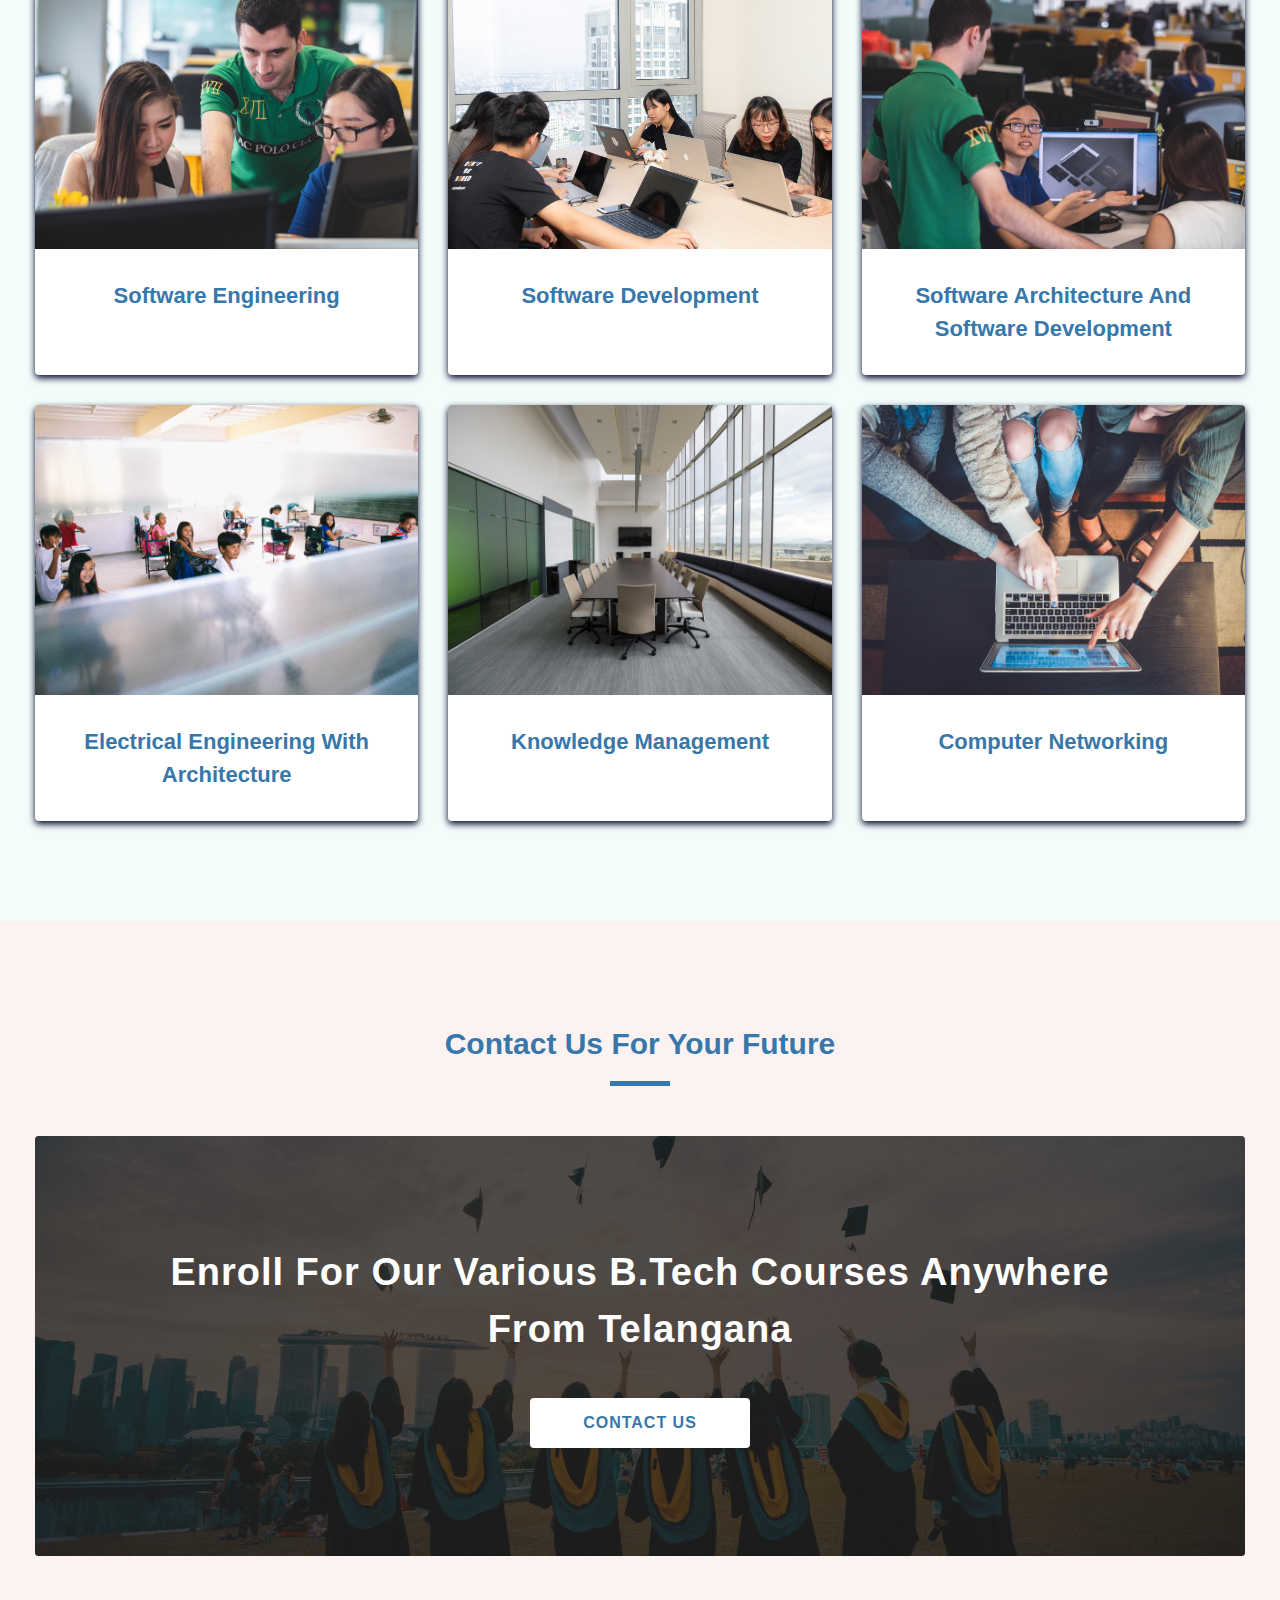
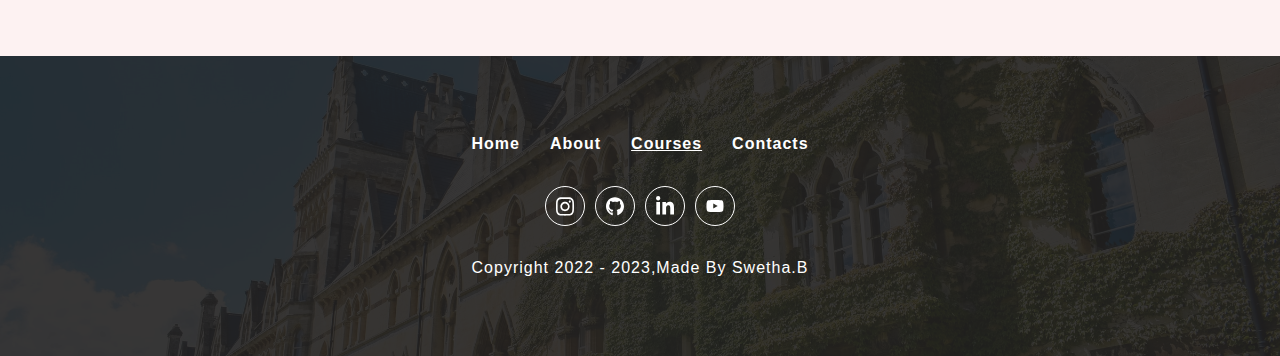
<file: Swetha-ku/courses.html>
<!DOCTYPE html>
<html lang="en">
<head>
  <meta charset="UTF-8">
  <meta http-equiv="X-UA-Compatible" content="IE=edge">
  <meta name="viewport" content="width=device-width, initial-scale=1.0">
  <title>Nagalaxmi || KU</title>
  <link 
  rel="shortcut icon" href="./icons/university.jpeg" type="image/x-icon"/>
  <link rel="stylesheet" href="./css/style.css"/>
  <link rel="stylesheet" href="./css/navbar.css">
  <link rel="stylesheet" href="./css/common.css"> 
  <link rel="stylesheet" href="./css/sidebar.css">
  <link rel="stylesheet" href="./css/footer.css">
</head>
<body>
  <!-- nav section start -->
  <nav class="nav-container">
    <div class="nav-center wrapper">
      <div class="logo-section">
        <a href="./index.html">
          <img src="./icons/university.jpeg" alt="University logo" class="logo">
        </a>
    </div>
       <div class="hamburger">
        <img src="./icons/bars.svg" alt="sidebar open button">
       </div>
       <div class="nav-links-main">
        <ul class="nav-links">
          <li><a href="./index.html" class="nav-link">Home</a></li>
          <li><a href="./about.html" class="nav-link ">About</a></li>
          <li><a href="./courses.html" class="nav-link active">Courses</a></li>
          <li><a href="./contact.html" class="nav-link">Contact</a></li>
        </ul>
       </div>
       <div class="nav-social-links-main">
        <ul class="nav-social-links">
          <li class="nav-social-link">
            <a href="https://www.linkedin.com/in/naga-laxmi-5643b21a3" target="_blank"> 
              <img src="./icons/linkedin.svg" alt="linkedin">
            </a>
          </li>
          <li class="nav-social-link">
            <a href="https://github.com/PotlapallyNagalaxmi" target="_blank"> 
              <img src="./icons/github.svg" alt="github">
            </a>
          </li>
          <li class="nav-social-link">
            <a href="https://instagram.com/nagalaxmi_29?igshid=ZDdkNTZiNTM=" target="_blank"> 
              <img src="./icons/instagram.svg" alt="instagram">
            </a>
          </li>
          <li class="nav-social-link">
            <a href="#" target="_blank"> 
              <img src="./icons/youtube.svg" alt="youtube">
            </a>
          </li>
        </ul>
       </div>
       </div>
  </nav>
  <!-- nav section end -->
  
  <!-- sidebar section start -->
  <aside class="sidebar-container ">
    <div class="side-center wrapper">
      <div class="side-header paddingTopMobile-fifty">
        <div class="logo-section">
          <a href="./"><img src="./icons/university.svg" alt="sidebar logo"></a>
        </div>
        <div class="close-button">
          <img src="./icons/close.svg" alt="sidebar close button">
        </div>
      </div>
      <div class="sidebar-content paddingTopMobile-fifty">
        <div class="sidebar-links-main">
          <ul class="sidebar-links">
            <li><a href="./index.html" class="nav-link ">Home</a></li>
            <li><a href="./about.html" class="nav-link ">About</a></li>
            <li><a href="./courses.html" class="nav-link active">Courses</a></li>
            <li><a href="./contact.html" class="nav-link">Contact</a></li>
          </ul>
        </div>
      </div>
    </div>
  </aside>
<!-- sidebar section end -->

<!-- hero section start -->
<div class="page-hero-container">
  <div class="page-hero">
    <div class="hero-img-component">
      <div class="img-container">
        <img src="./assets/courses-banner.jpeg" alt="About page banner iage">
      </div>
    </div>
    <div class="hero-box paddingButtomMobile-thirty paddingTopMobile-thirty">
      <div class="hero-content text-center wrapper text-container"> 
        <h1 class="heading">Kakatiya University</h1>
        <div class="small-heading">Select your course for future</div>
      </div>
    </div>
  </div>
</div>
<!-- hero section end -->

<!-- courses section start -->
<div class="featured-courses-container light-blue-background">
  <div class="featured-courses-center wrapper">
    <div class="section-title paddingTopDesktop-hundred paddingTopMobile-fifty">
      <h3 class="title">Acadamic Courses</h3>
      <div class="underline"></div>
    </div>
    <section class="featured-courses paddingTopDesktop-fifty paddingButtomDesktop-hundred   paddingTopMobile-fifty paddingButtomMobile-fifty three-column-layout">
      <!-- single course start -->
      <article class="single-course">
        <div class="img-container">
          <img src="./assets/course-1.jpeg" alt="course one">
        </div>
        <div class="course-title">
          <p>computer science</p>
        </div>
      </article>
      <!-- single course end -->
      <!-- single course start -->
      <article class="single-course">
        <div class="img-container">
          <img src="./assets/course-2.jpeg" alt="course two">
        </div>
        <div class="course-title">
          <p>Computer Architecture</p>
        </div>
      </article>
      <!-- single course end -->
      <!-- single course start -->
      <article class="single-course">
        <div class="img-container">
          <img src="./assets/course-3.jpeg" alt="course three">
        </div>
        <div class="course-title">
          <p>Electrical Engineering</p>
        </div>
      </article>
      <!-- single course end -->
      <!-- single course start -->
      <article class="single-course">
        <div class="img-container">
          <img src="./assets/course-4.jpeg" alt="course four">
        </div>
        <div class="course-title">
          <p>Computer Software</p>
        </div>
      </article>
      <!-- single course end -->
      <!-- single course start -->
      <article class="single-course">
        <div class="img-container">
          <img src="./assets/course-5.jpeg" alt="course five">
        </div>
        <div class="course-title">
          <p>Computer Technical Skills</p>
        </div>
      </article>
      <!-- single course end -->
      <!-- single course start -->
      <article class="single-course">
        <div class="img-container">
          <img src="./assets/course-6.jpeg" alt="course six">
        </div>
        <div class="course-title">
          <p>Civil Services</p>
        </div>
      </article>
      <!-- single course end -->
      <!-- single course start -->
      <article class="single-course">
        <div class="img-container">
          <img src="./assets/course-7.jpeg" alt="course seven">
        </div>
        <div class="course-title">
          <p>Software Engineering</p>
        </div>
      </article>
      <!-- single course end -->
      <!-- single course start -->
      <article class="single-course">
        <div class="img-container">
          <img src="./assets/course-8.jpeg" alt="course eight">
        </div>
        <div class="course-title">
          <p>Software Development</p>
        </div>
      </article>
      <!-- single course end -->
      <!-- single course start -->
      <article class="single-course">
        <div class="img-container">
          <img src="./assets/course-9.jpeg" alt="course nine">
        </div>
        <div class="course-title">
          <p>Software Architecture And Software Development</p>
        </div>
      </article>
      <!-- single course end -->
      <!-- single course start -->
      <article class="single-course">
        <div class="img-container">
          <img src="./assets/course-10.jpeg" alt="course ten">
        </div>
        <div class="course-title">
          <p>Electrical Engineering With Architecture</p>
        </div>
      </article>
      <!-- single course end -->
      <!-- single course start -->
      <article class="single-course">
        <div class="img-container">
          <img src="./assets/course-11.jpeg" alt="course leven">
        </div>
        <div class="course-title">
          <p>knowledge Management</p>
        </div>
      </article>
      <!-- single course end -->
      <!-- single course start -->
      <article class="single-course">
        <div class="img-container">
          <img src="./assets/course-12.jpeg" alt="course twelve">
        </div>
        <div class="course-title">
          <p>computer Networking</p>
        </div>
      </article>
      <!-- single course end -->
    </section>
    
  </div>
</div>
<!-- featured courses end -->
<!-- courses section end -->

<!-- contact promotion section start -->
<div class="contact-promotion-container light-pink-background">
  <div class="contact-promotion-center wrapper">
    <div class="section-title paddingTopDesktop-hundred paddingTopMobile-fifty">
      <h3 class="title">contact us for your future</h3>
      <div class="underline">

      </div>
    </div>
    <section class="contact-promotion paddingTopDesktop-fifty  paddingButtomDesktop-hundred paddingTopMobile-fifty      paddingButtomMobile-fifty">
      <div class="contact-promo-img">
        <img src="./assets/contact-promotion.jpeg" alt="contact us promotion image">
        <div class="contact-info-container text-center text-container">
          <h2 class="contact-heading">enroll for our various b.tech courses anywhere from telangana</h2>
          <div class="button-primary-light">Contact us</div>
        </div>
      </div>
    </section>
  </div>
</div>
<!-- contact promotion section end -->

<!-- footer section start -->
<footer class="footer-container">
  <div class="footer-center wrapper">
    <div class="footer-links-main">
      <ul class="footer-links">
        <li><a href="./index.html" class="footer-link ">Home</a></li>
        <li><a href="./about.html" class="footer-link ">About</a></li>
        <li><a href="./courses.html" class="footer-link active">Courses</a></li>
        <li><a href="./contact.html" class="footer-link">Contacts</a></li>
      </ul>
    </div>
    <div class="social-links-main">
      <ul class="social-links">
        <li class="social-link"><a href="https://instagram.com/nagalaxmi_29?igshid=ZDdkNTZiNTM=" target="_blank"><img src="./icons/instagram.svg" alt="instagram"></a></li>
        <li class="social-link"><a href="https://github.com/PotlapallyNagalaxmi" target="_blank"><img src="./icons/github.svg" alt="github"></a></li>
        <li class="social-link"><a href="https://www.linkedin.com/in/naga-laxmi-5643b21a3" target="_blank"><img src="./icons/linkedin.svg" alt="linkedin"></a></li>
        <li class="social-link"><a href="#" target="_blank"><img src="./icons/youtube.svg" alt="youtube"></a></li>
      </ul>
    </div>
    <div class="footer-copy-right">
      <p>copyright 2022 - <span class="copyright-date">2023</span>,made by Swetha.b</p>
    </div>
  </div>
</footer>
<!-- footer section end -->

<!--script -->
<script src="./js/app.js"></script>
</body>
</html>
</file>
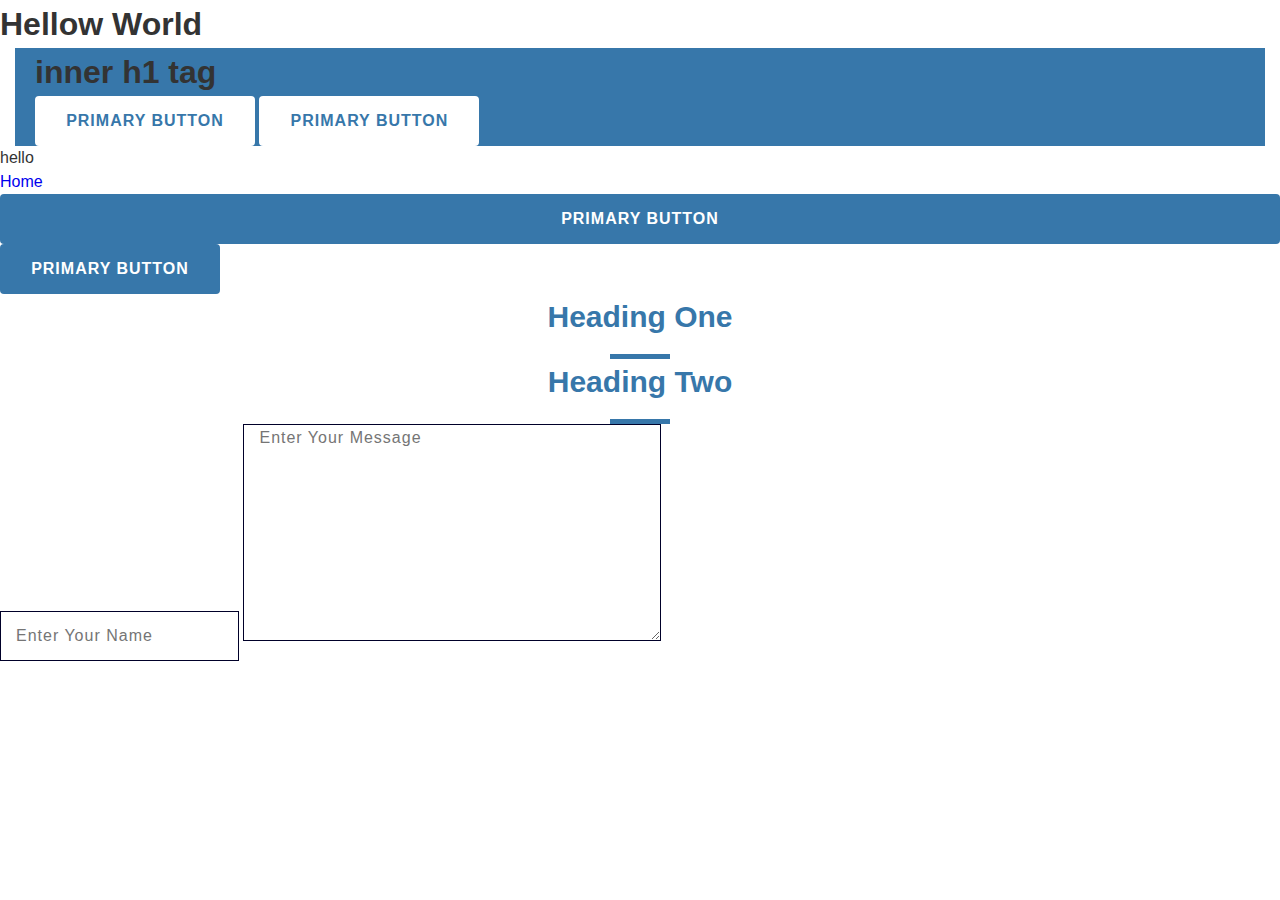
<file: Swetha-ku/global.html>
<!DOCTYPE html>
<html lang="en">
  <head>
    <meta charset="UTF-8" />
    <meta http-equiv="X-UA-Compatible" content="IE=edge" />
    <meta name="viewport" content="width=device-width, initial-scale=1.0" />
    <title>Document</title>
    <link rel="stylesheet" href="./css/style.css">
  </head>
  <body>
    <h1>Hellow World</h1>
    <div class="continer wrapper">
      <h1>inner h1 tag</h1>
      <a href="#" class="button-primary-light">primary button</a>
    <button class="button-primary-light">primary button</button>
    </div>
    <ul>
        <li>hello</li>
    </ul>
    <a href="#">Home</a>
    <a href="#" class="button-primary-dark full-width-mobile">primary button</a>
    <button class="button-primary-dark">primary button</button>
<div class="section-title">
  <h1 class="title">heading one</h1>
  <div class="underline"></div>
</div>
<div class="section-title">
  <h1 class="title">heading two</h1>
  <div class="underline"></div>
</div>
<input type="text" class="primary-input" placeholder="enter your name"/>
<textarea name="" id="" cols="40" rows="8" class="primary-textarea"
placeholder="enter your message"></textarea>
  </body>
</html>
</file>
<file: Swetha-ku/css/style.css>
/* global variables */
:root{
    --clr-primary:#3777aa;
    --clr-primary-light:#2284d3;
    --clr-white:#ffffff;
    --clr-white-light:#f0f0f0;
    --clr-shadow:#000029;
    --clr-black:#333333;
    --clr-black-30:#2220204d;
    --clr-black-80:#222020cc;
    --clr-black-90:#212020e6;
    --clr-pink-light:#fdf2f2;
    --clr-blue-light:#f2fdfb;

    --font-family:Arial, Helvetica, sans-serif;
    --box-shadow-light: 0px 3px 7px var(--clr-shadow);
    --box-shadow-dark:0px 3px 7px var(--clr-black-30);
    --transition: all 0.3s linear;
    --radius:4px;
}

/* global styles */

*,
::after,
::before{
    margin: 0px;
    padding: 0px;
    box-sizing: border-box;
}
*:focus{
outline-width: 2px;
outline-offset: 1px;
outline-color: var(--clr-primary);
}
body{
    color: var(--clr-black);
    background: var(--clr-white);
    font-family: var(--font-family);
    line-height: 1.5;
}
ul{
    list-style-type:none;

}
a{
    text-decoration: none;
}
img{
    display: block;
}


/* global classes */

.wrapper{
    max-width: 1250px;
    margin-left: auto;
    margin-right: auto;
    padding-left: 20px;
    padding-right: 20px;
}
.text-container{
    max-width: 1000px;
    margin-left: auto;
    margin-right: auto;
}
.display-block{
    display: block !important;
}
.text-center{
text-align: center;
}
.text-left{
    text-align: left;
}
.text-right{
    text-align: right;
}
@media screen and (max-width: 991px){
    .full-width-mobile{
        width:100%;
    }
}
@media screen and (min-width:992px) {
    .full-width-desktop{
        width:100%;

    }
    
} 
.light-pink-background{
    background: var(--clr-pink-light);
}
.light-blue-background{
    background: var(--clr-blue-light);
}
.full-width-mobile{
    width: 100%;
}
.section-title .title{
    font-size: 30px;
    font-weight: bold;
    text-transform: capitalize;
    text-align: center;
    margin-bottom: 15px;
    color: var(--clr-primary);
}
.section-title .underline{
    width: 60px;
    height: 5px;
    background: var(--clr-primary);
    margin-left: auto;
    margin-right: auto;
}
.continer{
    background: var(--clr-primary);
}
.button-primary-dark,
.button-primary-light{
    font-weight: bold;
    text-transform: uppercase;
    border: none;
    cursor: pointer;
    height: 45px;
    transition: var(--transition);
    font-size: 16px;
    letter-spacing: 1px;
    padding-left: 10px;
    padding-right: 10px;
    min-width: 200px;
    display: inline-flex;
    justify-content: center;
    align-items: center;
    border-radius: var(--radius);
}
.button-primary-dark{
    background: var(--clr-primary);
    color: var(--clr-white);
}
.button-primary-light{
    background: var(--clr-white);
    color: var(--clr-primary);
}
.button-primary-dark:hover{
    background:var(--clr-primary-light);
}
.button-primary-light:hover{
    background: var(--clr-white-light);
}
.primary-input,
.primary-textarea{
    height: 45px;
    font-size: 16px;
    line-height: 25px;
    padding-left: 15px;
    padding-right: 15px;
    border-radius:calc( var(--radius)-2px);
    border: 1px solid var(--clr-shadow);
    letter-spacing: 1px;
    font-family: var(--font-family);

}
.primary-textarea{
    height: unset;
    padding-bottom: 15px;
    padding-bottom: 15px;
    resize: vertical;
}
.primary-input::placeholder,
.primary-textarea::placeholder{
    text-transform: capitalize;
}
@media screen and (min-width:992px){
    .button-primary-dark,.button-primary-light{
        height: 50px;
        min-width: 220px;
    }
    .primary-input{
        height:50px;
    }
}


@keyframes bounceAnimation {
    0%{
        transform: scale(.8);
    }
    100%{
        transform: scale(1.2);
    }
}
</file>
<file: Swetha-ku/css/navbar.css>
/* NAVbar styles */
.nav-container{
    background: var(--clr-black-90);
    width: 100%;
    min-height: 50px;
    display: flex;
    justify-content: center;
    align-items: center;
    top: -70px;
}
.nav-container.sticky-nav{
    position: fixed;
    top: 0;
    left: 0;
    z-index: 9;
    transition: var(--transition);
}
.nav-center{
    width: 100%;
    display: grid;
    grid-template-columns: repeat(2, 1fr);
    justify-content: center;
    align-items: center;
}
.nav-links-main{
    display: none;
}
.nav-social-links-main{
    display: none;
}
.nav-container .logo-section .logo{
    width: 30px;
}
.nav-container .hamburger{
    width: 25px;
    display: flex;
    justify-self: flex-end;
}

@media screen and (min-width:992px) {
    .nav-container .hamburger{
        display: none;
    }
    .nav-center{
        grid-template-columns: repeat(3, 1fr);
    }
    .nav-container .logo-section{
        width: 50px;
        cursor: pointer;
    }
    
    .nav-container .hamburger{
        display: none;
    }
    .nav-container .nav-links-main{
        display: flex;
    }
    .nav-container .nav-links{
        display: flex;
        column-gap: 30px;
    }
    .nav-container .nav-link{
        color: var(--clr-white);
        font-size: 16px;
        text-transform: capitalize;
        font-weight: bold;
        letter-spacing: 1px;
        padding: 5px 10px;
        border-radius: var(--radius);
        transition:var(--transition);
    }
    .nav-container .nav-link.active, 
    .nav-container .nav-link:hover{
        background: var(--clr-white-light);
        color: var(--clr-primary);
    }
    .nav-container .nav-social-links-main{
        display: flex;
    }
    .nav-social-links-main .nav-social-links{
        display: flex;
        column-gap: 10px;
        justify-content: center;
        align-items: center;
    }
    .nav-social-links .nav-social-link{
        width: 30px;
        height:30px;
        border : 1px solid var(--clr-white);
        border-radius: 50%;
        display: flex;
        justify-content: center;
        align-items: center;
    }
    .nav-social-links-main .nav-social-link:hover{
         transition: var(--transition);
         transform: translateY(3px);
    }
    .nav-container .nav-social-link img{
        width: 14px;
    }
}

/* contact promotion styles */
.contact-promotion{
    width: 100%;
}
.contact-promotion .contact-promo-img{
    position: relative;
    aspect-ratio: 355/400;
    overflow: hidden;
    border-radius: var(--radius);
}
.contact-promotion .contact-promo-img::before{
    position: absolute;
    content: "";
    width: 100%;
    height: 100%;
    top:0;
    left: 0;
    background: var(--clr-black-80);
}
.contact-promotion .contact-promo-img img{
    width: 100%;
    height: 100%;
    object-fit: cover;
}
.contact-promotion .contact-info-container{
    position: absolute;
    width: 100%;
    height: 100%;
    top: 50%;
    left: 50%;
    transform: translate(-50%, -50%);
    display: flex;
    flex-direction: column;
    row-gap: 40px;
    align-items: center;
    justify-content: center;
}
.contact-promotion .contact-info-container .contact-heading{
    font-size: 30px;
    color: var(--clr-white);
    letter-spacing: 1px;
    text-transform: capitalize;
}
@media screen and (min-width:992px) {
    .contact-promotion .contact-promo-img{
        aspect-ratio: 1259/437;
    }
    .contact-promotion .contact-info-container .contact-heading{
        font-size: 38px;
    }
    
}
</file>
<file: Swetha-ku/css/common.css>
/* hero page container */
.page-hero-container {
    width: 100%;
}

.page-hero-container .hero-img-component {
    aspect-ratio: 375/220;
    overflow: hidden;
}

.page-hero-container .img-container,
.page-hero-container img {
    width: 100%;
    height: 100%;
    object-fit: cover;
}

.page-hero-container .hero-box {
    width: 100%;
    background: var(--clr-primary);
    min-height: 250px;
    display: flex;
    justify-content: center;
    align-items: center;
}

.page-hero-container .hero-content {
    display: flex;
    flex-direction: column;
    row-gap: 30px;
}

.page-hero-container .heading {
    color: var(--clr-white);
    font-size: 24px;
    letter-spacing: 1px;
    text-transform: capitalize;
}

.page-hero-container .desc {
    color: var(--clr-white);
    font-size: 16px;
    font-weight: bold;
    letter-spacing: 1px;
}

.page-hero-container .small-heading {
    font-size: 18px;
    letter-spacing: 1px;
    text-transform: uppercase;
    color: var(--clr-white);
    font-weight: bold;
}

@media screen and (min-width:992px) {
    .page-hero-container {
        position: relative;
    }

    .page-hero-container .hero-img-component {
        aspect-ratio: 1920/700;
        position: relative;
    }

    .home-page.page-hero-container .hero-img-component {
        aspect-ratio: 1920/1080;
    }

    .page-hero-container .hero-img-component::before {
        content: "";
        position: absolute;
        width: 100%;
        height: 100%;
        top: 0;
        left: 0;
        background: var(--clr-black-80);
    }

    .page-hero-container .hero-box {
        position: absolute;
        top: 50%;
        left: 50%;
        transform: translate(-50%, -50%);
        background: transparent;
    }

    .page-hero-container .heading {
        font-size: 64px;
    }

    .page-hero-container .small-heading {
        font-size: 34px;
    }

    .page-hero-container .home-button {
        animation: bounceAnimation 3s linear infinite alternate;
    }
}

/* featured courses styles */
.single-course{
    width: 100%;
    background: var(--clr-white);
    height: 100%;
    box-shadow: var(--box-shadow-light);
    border-radius: var(--radius);
    transition: var(--transition);
}
.single-course:hover{
    transform: translateY(-2px) scale(1.002);
    box-shadow: var(--box-shadow-dark);
}
.single-course .img-container{
    aspect-ratio: 355/250;
    overflow: hidden;
}
.single-course .img-container img{
    width: 100%;
    height: 100%;
    object-fit: cover;
    border-top-left-radius: var(--radius);
    border-top-right-radius: var(--radius);
}
.single-course .course-title p {
    font-size: 22px;
    text-transform: capitalize;
    text-align: center;
    font-weight: bold;
    color: var(--clr-primary);
    padding-left: 10px;
    padding-right: 10px;
    margin-top: 30px;
    margin-bottom: 30px;
}
@media screen and (min-width: 992px) {
    .single-course .img-container{
        aspect-ratio: 396/300;
    }
    .single-course:hover img{ 
        transform:scale(1.05) rotateZ(2deg);
    }
}

/* layout classes */
.three-column-layout {
    display: grid;
    grid-template-columns: 1fr;
    gap: 30px;
}

@media screen and (min-width:769px) {
    .three-column-layout{
        grid-template-columns: 1fr 1fr;
    }
    
}
@media screen and (min-width: 992px){
    .three-column-layout{
        grid-template-columns: 1fr 1fr 1fr;
    }
}

/* padding classes */
@media screen and (max-width:991px) {


    .paddingTopMobile-ten {
        padding-top: 10px !important;
    }

    .paddingTopMobile-twenty {
        padding-top: 20px !important;
    }

    .paddingTopMobile-thirty {
        padding-top: 30px !important;
    }

    .paddingTopMobile-fourty {
        padding-top: 40px !important;
    }

    .paddingTopMobile-fifty {
        padding-top: 50px !important;
    }

    .paddingButtomMobile-ten {
        padding-bottom: 10px !important;
    }

    .paddingButtomMobile-twenty {
        padding-bottom: 20px !important;
    }

    .paddingButtomMobile-thirty {
        padding-bottom: 30px !important;
    }

    .paddingButtomMobile-fourty {
        padding-bottom: 40px !important;
    }

    .paddingButtomMobile-fifty {
        padding-bottom: 50px !important;
    }
}

@media screen and (min-width: 992px) {
    .paddingTopDesktop-ten {
        padding-top: 10px !important;
    }

    .paddingTopDesktop-twenty {
        padding-top: 20px !important;
    }

    .paddingTopDesktop-thirty {
        padding-top: 30px !important;
    }

    .paddingTopDesktop-fourty {
        padding-top: 40px !important;
    }

    .paddingTopDesktop-fifty {
        padding-top: 50px !important;
    }

    .paddingTopDesktop-sixty {
        padding-top: 60px !important;
    }

    .paddingTopDesktop-seventy {
        padding-top: 70px !important;
    }

    .paddingTopDesktop-eighty {
        padding-top: 80px !important;
    }

    .paddingTopDesktop-ninety {
        padding-top: 90px !important;
    }

    .paddingTopDesktop-hundred {
        padding-top: 100px !important;
    }

    .paddingButtomDesktop-ten {
        padding-bottom: 10px !important;
    }

    .paddingButtomDesktop-twenty {
        padding-bottom: 20px !important;
    }

    .paddingButtomDesktop-thirty {
        padding-bottom: 30px !important;
    }

    .paddingButtomDesktop-fourty {
        padding-bottom: 40px !important;
    }

    .paddingButtomDesktop-fifty {
        padding-bottom: 50px !important;
    }

    .paddingButtomDesktop-sixty {
        padding-bottom: 60px !important;
    }

    .paddingButtomDesktop-seventy {
        padding-bottom: 70px !important;
    }

    .paddingButtomDesktop-eighty {
        padding-bottom: 80px !important;
    }

    .paddingButtomDesktop-ninety {
        padding-bottom: 90px !important;
    }

    .paddingButtomDesktop-hundred {
        padding-bottom: 100px !important;
    }
}
</file>
<file: Swetha-ku/css/sidebar.css>
/* sidebar styles */
.sidebar-container{
    background: var(--clr-black);
    width: 100%;
    height: 100vh;
    position: fixed;
    top: 0;
    left: -100%;
    transition: var(--transition);
    opacity: 0;
    z-index: 10;
}
.sidebar-container.show-sidebar{
    left: 0%;
    opacity: 1;
}
.sidebar-container .logo-section{
    width: 30px;
}
.sidebar-container .close-button{
    width: 25px;
}
.sidebar-container .side-header{
    width: 100%;
    display: flex;
    justify-content: space-between;
    align-items: center;
    min-height: 50px;
}
.sidebar-container .sidebar-content{
    width: 100%;
    height: 100%;
    display: flex;
    justify-content: center;
}
.sidebar-container .sidebar-links{
    display: flex;
    flex-direction: column;
    row-gap: 30px;
    align-items: center;
}
.sidebar-container .sidebar-links .nav-link{
    color: var(--clr-white);
    text-transform: capitalize;
    letter-spacing: 1px;
    padding: 5px 10px;
    border-radius: var(--radius);
    font-size: 16px;
    font-weight: bold;
}
.sidebar-container .sidebar-links .nav-link.active{
    background-color: var(--clr-white);
    color: var(--clr-primary);
}
</file>
<file: Swetha-ku/css/footer.css>
/* footer styles */
.footer-container{
    width: 100%;
    min-height: 300px;
    position: relative;
    z-index: 1;
    display: flex;
    justify-content: center;
    align-items: center;
    background: url("./../assets/footer-img.jpeg") no-repeat center/cover;
    /* background-repeat: no-repeat;
    background-size: cover;
    background-position: center; */
}
.footer-container::before{
    content: "";
    width: 100%;
    height: 100%;
    position: absolute;
    top: 0;
    left: 0;
    background: var(--clr-black-90);
    z-index: -1;
}
.footer-container .footer-center{
    display: flex;
    flex-direction: column;
    row-gap: 30px;
}
.footer-container .footer-links{
    display: flex;
    justify-content: center;
    column-gap: 30px;
}
.footer-container .footer-link{
    font-size: 16px;
    color: var(--clr-white);
    text-transform: capitalize;
    letter-spacing: 1px;
    font-weight: bold;
}
.footer-container .footer-link.active,  .footer-container .footer-link:hover{
    text-decoration: underline;
}
.footer-container .social-links{
    display: flex;
    justify-content: center;
    align-items: center;
    column-gap: 10px;
}
.footer-container .social-link{
    width:40px;
}
.footer-container .social-link{
    width: 40px;
    height: 40px;
    border: 1px solid var(--clr-white);
    border-radius: 50%;
    display: flex;
    justify-content: center;
    align-items: center;
}
.footer-center .social-link img{
    width: 18px;
}
.footer-container .social-link:hover{
    transform: translateY(-3px);
}
.footer-copy-right p{
     font-size: 16px;
     color: var(--clr-white);
     letter-spacing: 1px;
     line-height: 24px;
     text-transform: capitalize;
     text-align: center;
}
</file>
<file: Swetha-ku/css/home.css>
/* our campuses section styles */
.each-campus{
    width: 100%;
    border-radius: var(--radius);
    background: var(--clr-white); 
    box-shadow:var(--box-shadow-light);
    transition: var(--transition);
}
.each-campus:hover{
    box-shadow: var(--box-shadow-dark);
    transform: translateY(2px) scale(1.002);
}
.each-campus .img-container{
    aspect-ratio: 355/250;
    position: relative;
}
.each-campus .img-container .share-icon-campus{
    width: 50px;
    height: 50px;
    position: absolute;
    left: 50%;
    bottom: 0%;
    transform: translate(-50%,50%); 
    border-radius: 50%;
    background-color: var(--clr-white);
    display: flex;
    justify-content: center;
    align-items: center;
    padding: 10px;
    transition: var(--transition);
    border: 7px solid var(--clr-pink-light);
}
.each-campus .img-container .share-icon-campus:hover{
    border-color: var(--clr-blue-light);
    background: var(--clr-pink-light);
}
.each-campus .img-container img{
    width: 100%;
    height: 100%;
    object-fit: cover;
    border-bottom-left-radius: var(--radius);
    border-top-right-radius: var(--radius);
}
.each-campus .campus-info{
    margin-top: 50px;
    margin-bottom: 30px;
    padding-left: 10px;
    padding-right: 10px;
}
 .each-campus .campus-info .campus-title{
    font-size: 22px;
    text-transform: capitalize;
    color: var(--clr-primary);
    letter-spacing: 1px;
 }
 .each-campus .campus-info .desc{
    font-size: 16px;
    letter-spacing: 1px;
    margin-top: 25px;
    margin-bottom: 25px;
    display: -webkit-box;
    -webkit-line-clamp: 3;
    -webkit-box-orient: vertical;
    overflow: hidden;
 }
 .each-campus .campus-info .address{
    font-size: 16px;
    letter-spacing: 1px;
    text-transform: capitalize;
    color: var(--clr-primary);
 }
 @media screen and (min-width:992px) {
    .each-campus .img-container{
        aspect-ratio: 396/250;
    }
 }

 /* our faciilities styles */
.each-facility{
    width: 100%;
    background: var(--clr-white);
    box-shadow: var(--box-shadow-light);
    transition: var(--transition);
    border-radius: var(--radius);
}
.each-facility:hover{
    transform: translateY(2px) scale(1.002);
    box-shadow: var(--box-shadow-dark);
}
.each-facility .img-container{
    aspect-ratio: 355/250;
    overflow: hidden;
}

.each-facility .img-container img{
    width: 100%;
    height: 100%;
    object-fit: cover;
    border-bottom-left-radius: var(--radius);
    border-bottom-right-radius: var(--radius);
}
.each-facility .facility-info .facility-title{
    font-size: 22px;
    color: var(--clr-primary);
    text-transform: capitalize;
    letter-spacing: 1px;
}
.each-facility .facility-info .facility-desc{
    font-size: 16px;
    letter-spacing: 1px;
    font-weight: bold;
    padding-left: 10px;
    padding-right: 10px;
    margin-top: 25px;
    display: -webkit-box;
    -webkit-line-clamp: 2;
    -webkit-box-orient: vertical;
    overflow: hidden;
}
</file>
<file: Swetha-ku/css/singlefeatured.css>
/* single featured component styles */
.single-featured-container {
    width: 100%;
}
.single-featured-container .single-featured-image{
    width: 100%;
    aspect-ratio: 355/300;
    overflow: hidden;
    border-radius: var(--radius);
}
.single-featured-image img{
    width: 100%;
    height: 100%;
    object-fit: cover;
    border-radius: var(--radius);
}
.single-featured-text-component  .about-info {
    display: flex;
    flex-direction: column;
    gap: 30px;
}
.single-featured-text-component .about-info p{
    font-size: 16px;
    letter-spacing: 1px;
}
.single-featured-text-component .contact-us-form{
    display: flex;
    flex-direction: column;
    gap: 30px;
    align-items: flex-start;
}
@media screen and (min-width:992px) {
    .single-featured{
        display: flex;
        justify-content: space-between;
        align-items: center;
    }
    .single-featured-container.reverse-content .single-featured{
        flex-direction: row-reverse;
    }
    .single-featured-image, .single-featured-text-component{
        flex: 0 0 calc(50% - 30px);
    }
    .single-featured-container .single-featured-image{
        aspect-ratio: 625/550;
    }
}
</file>
